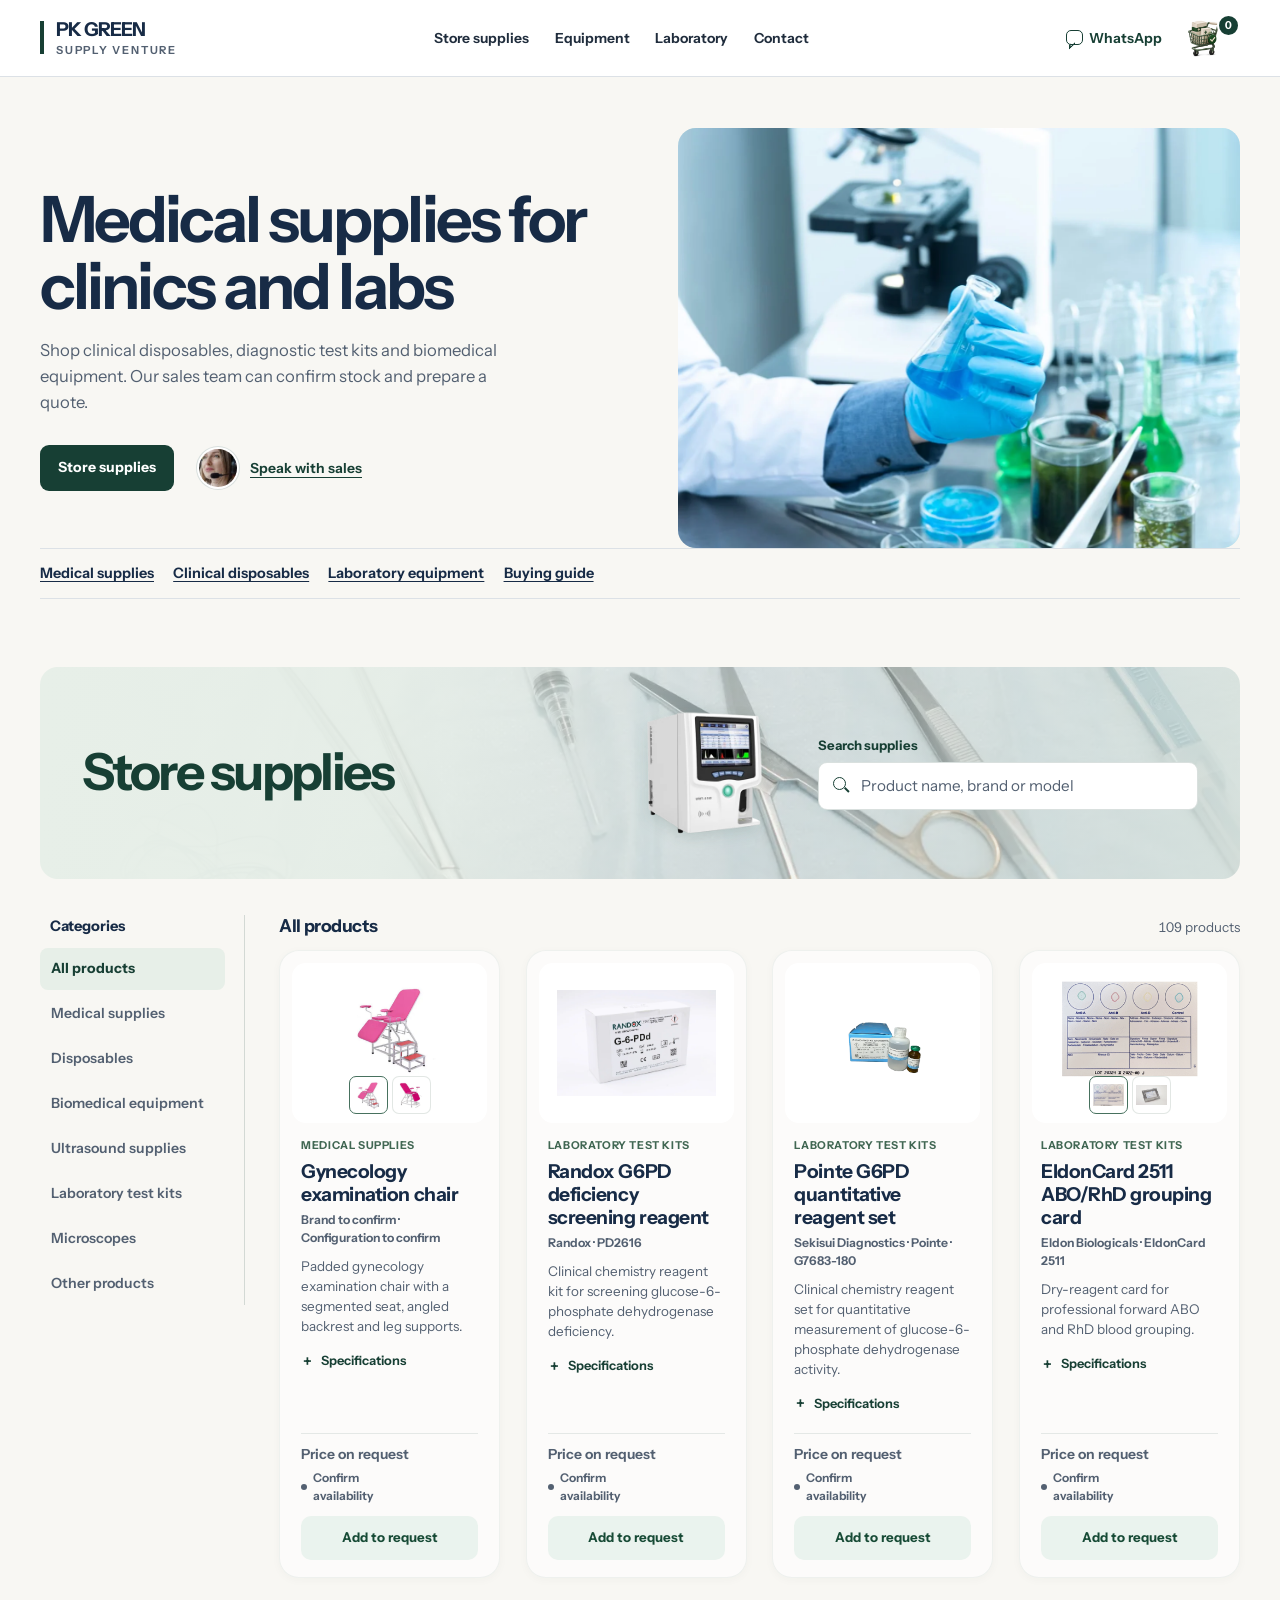
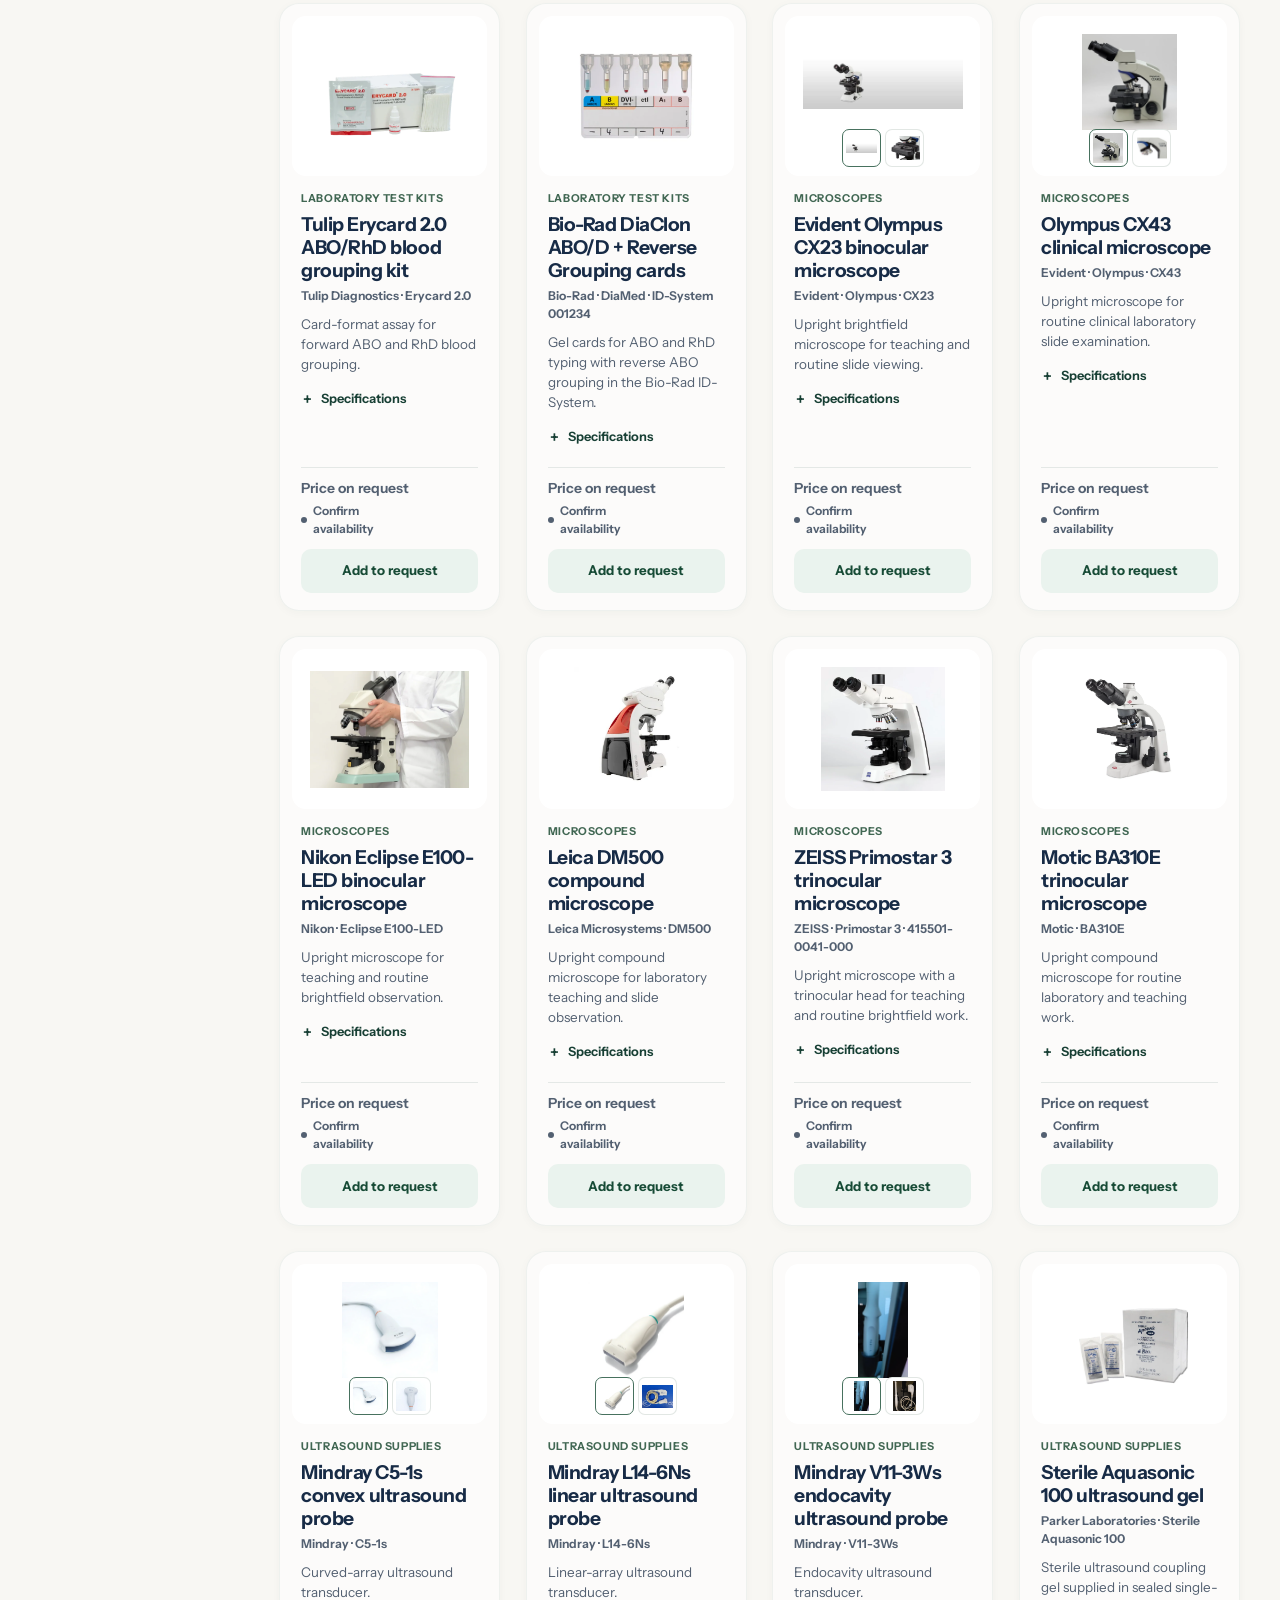
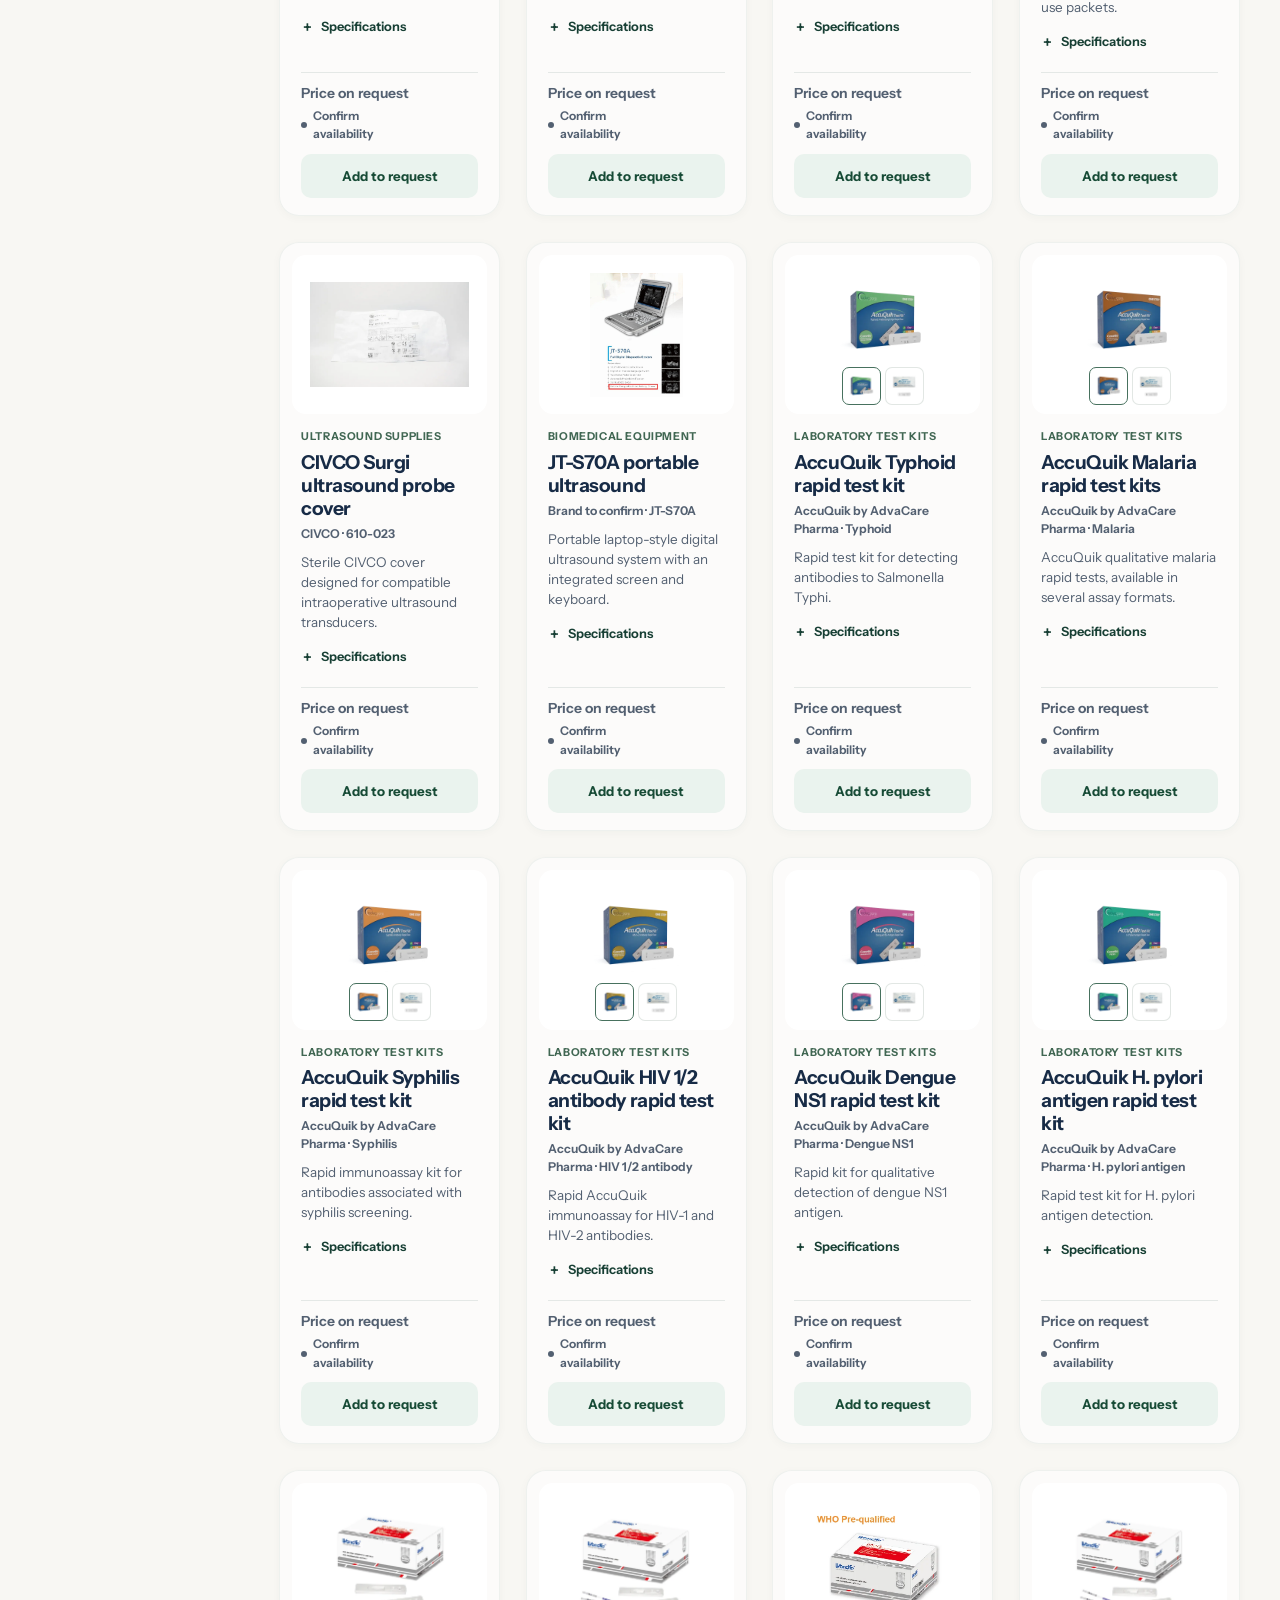
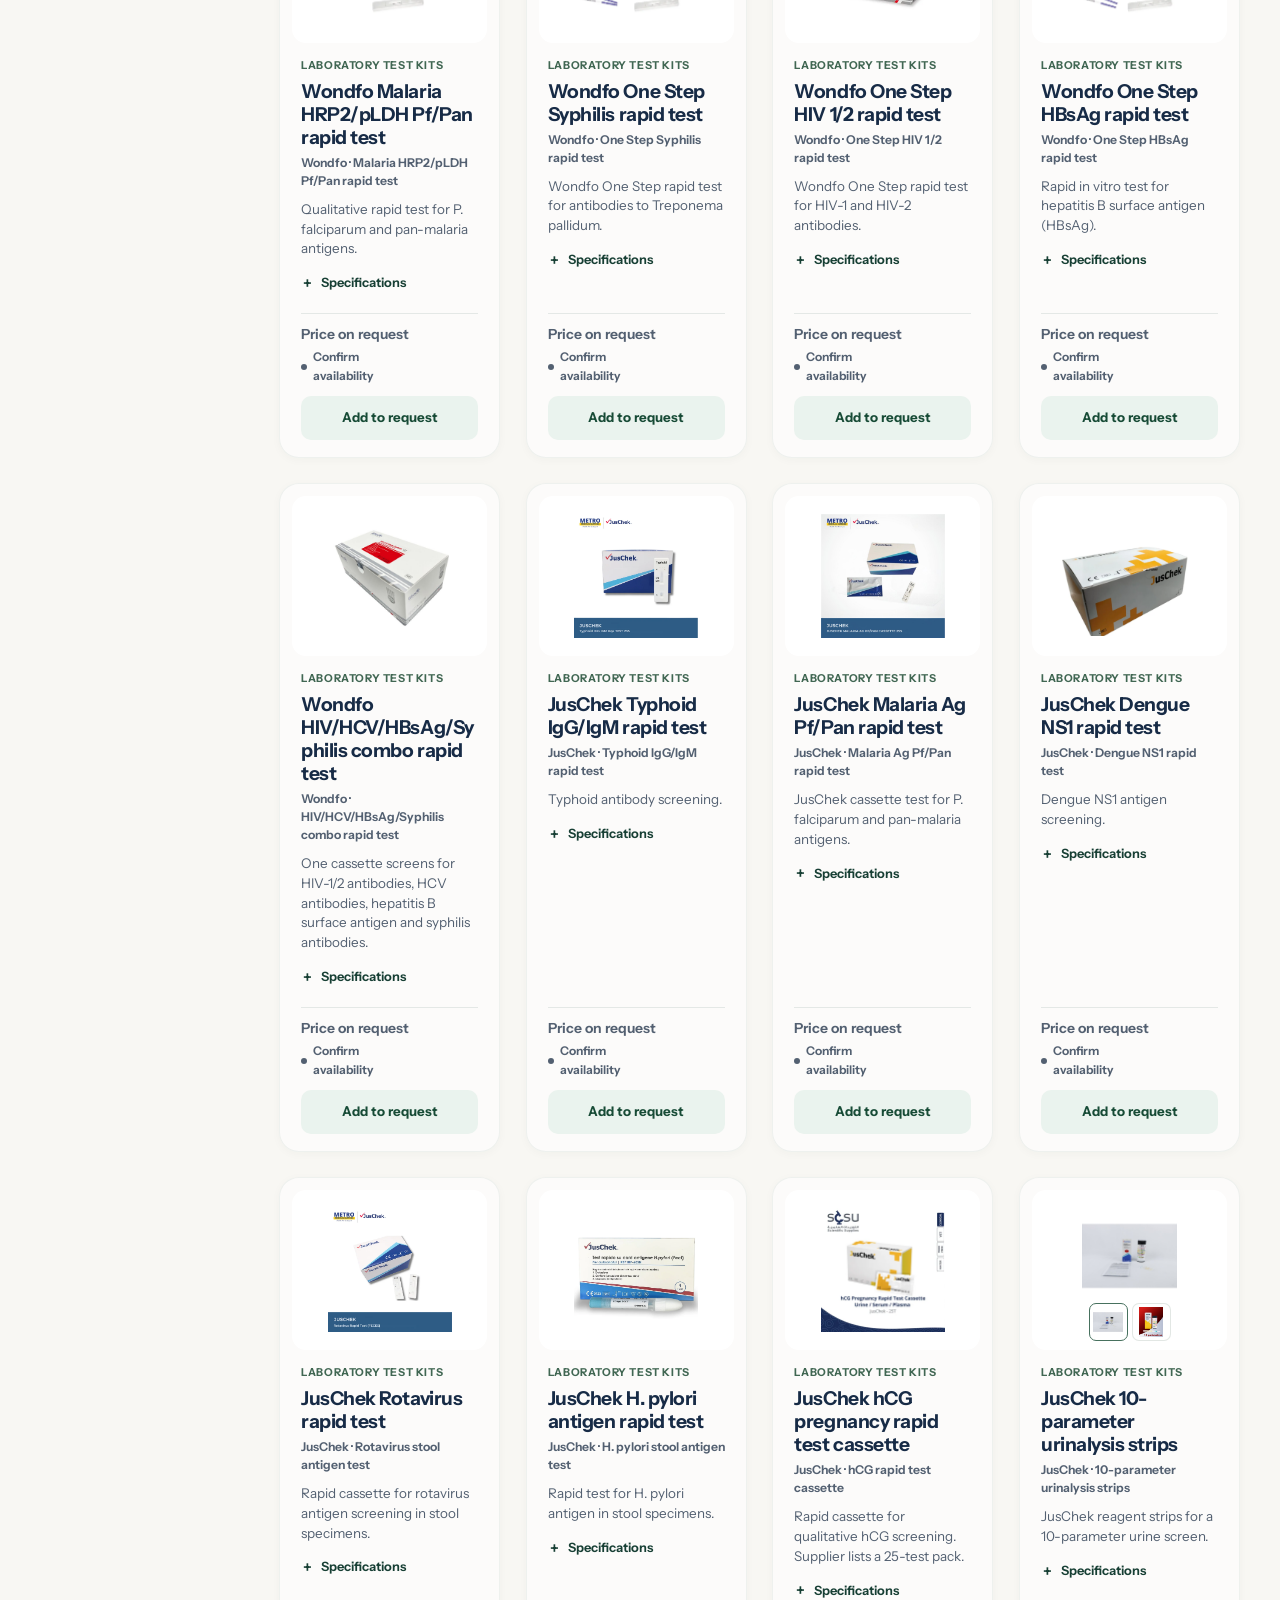
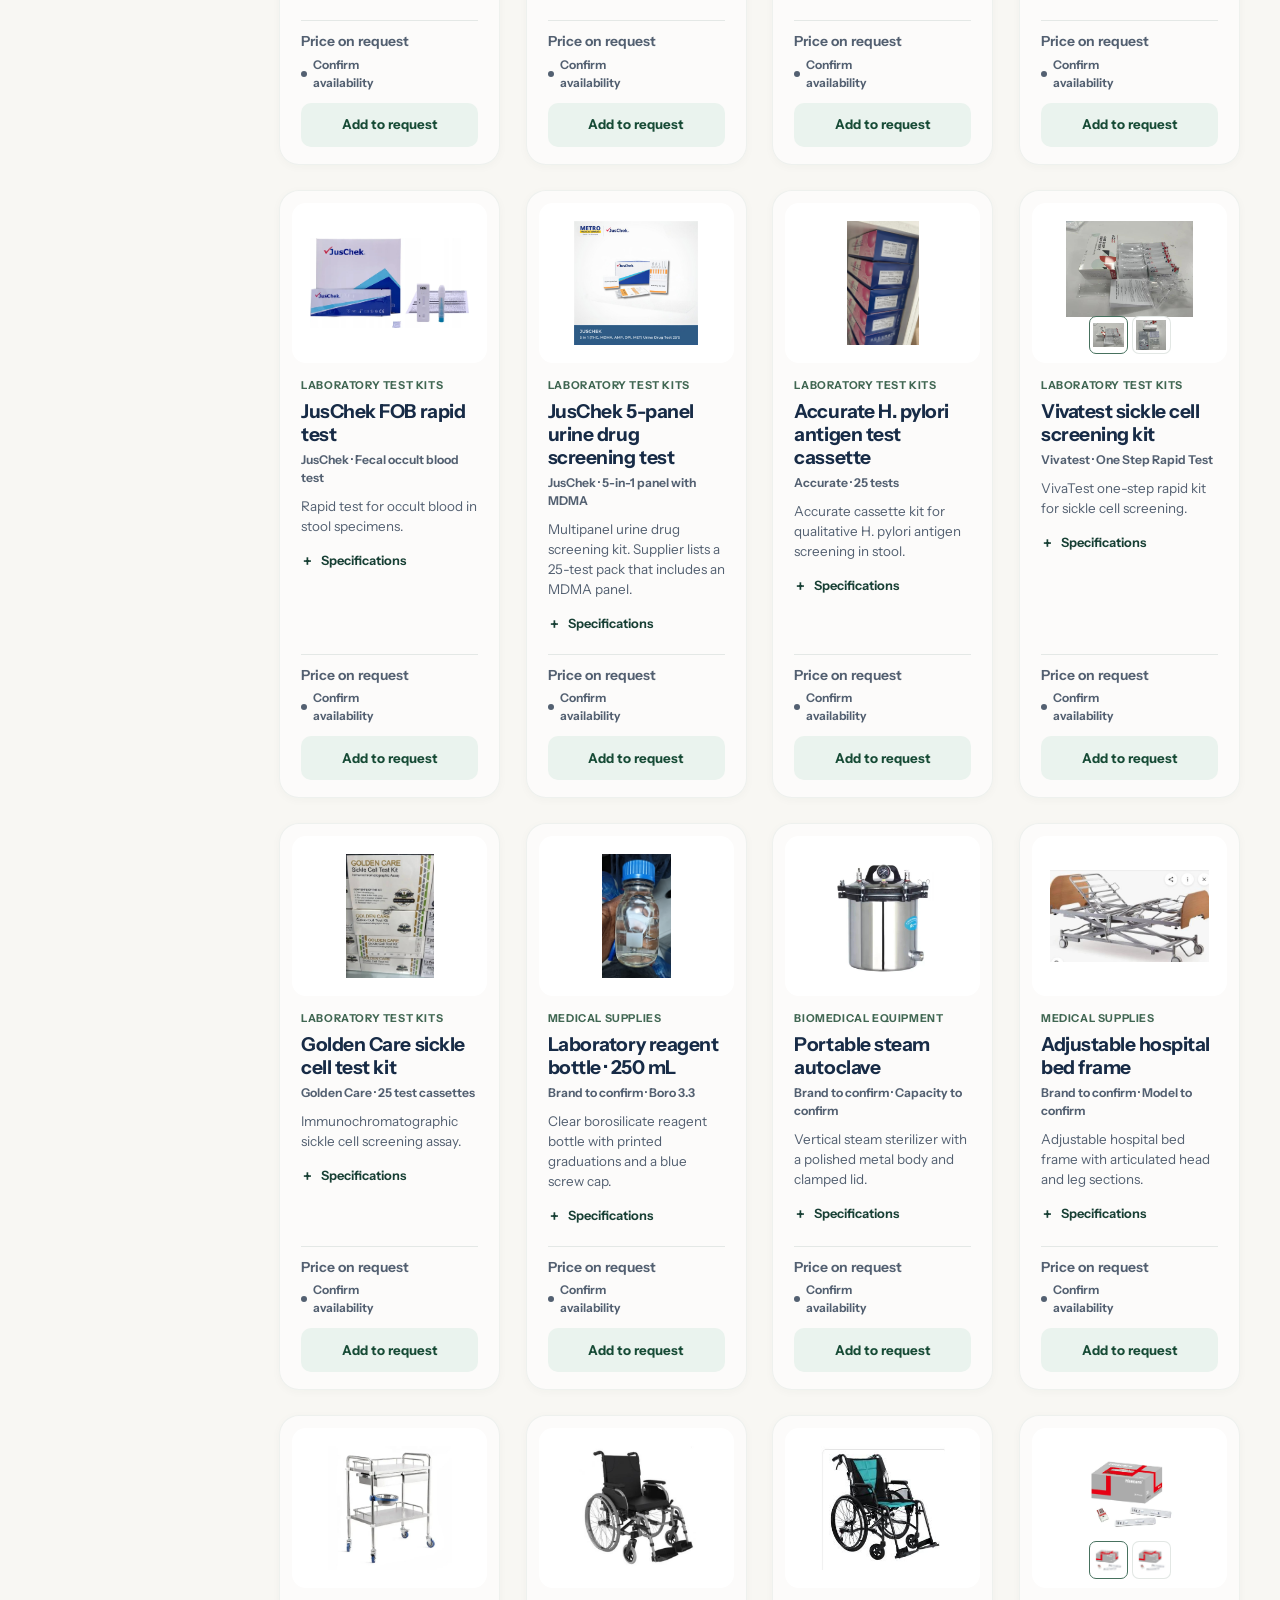
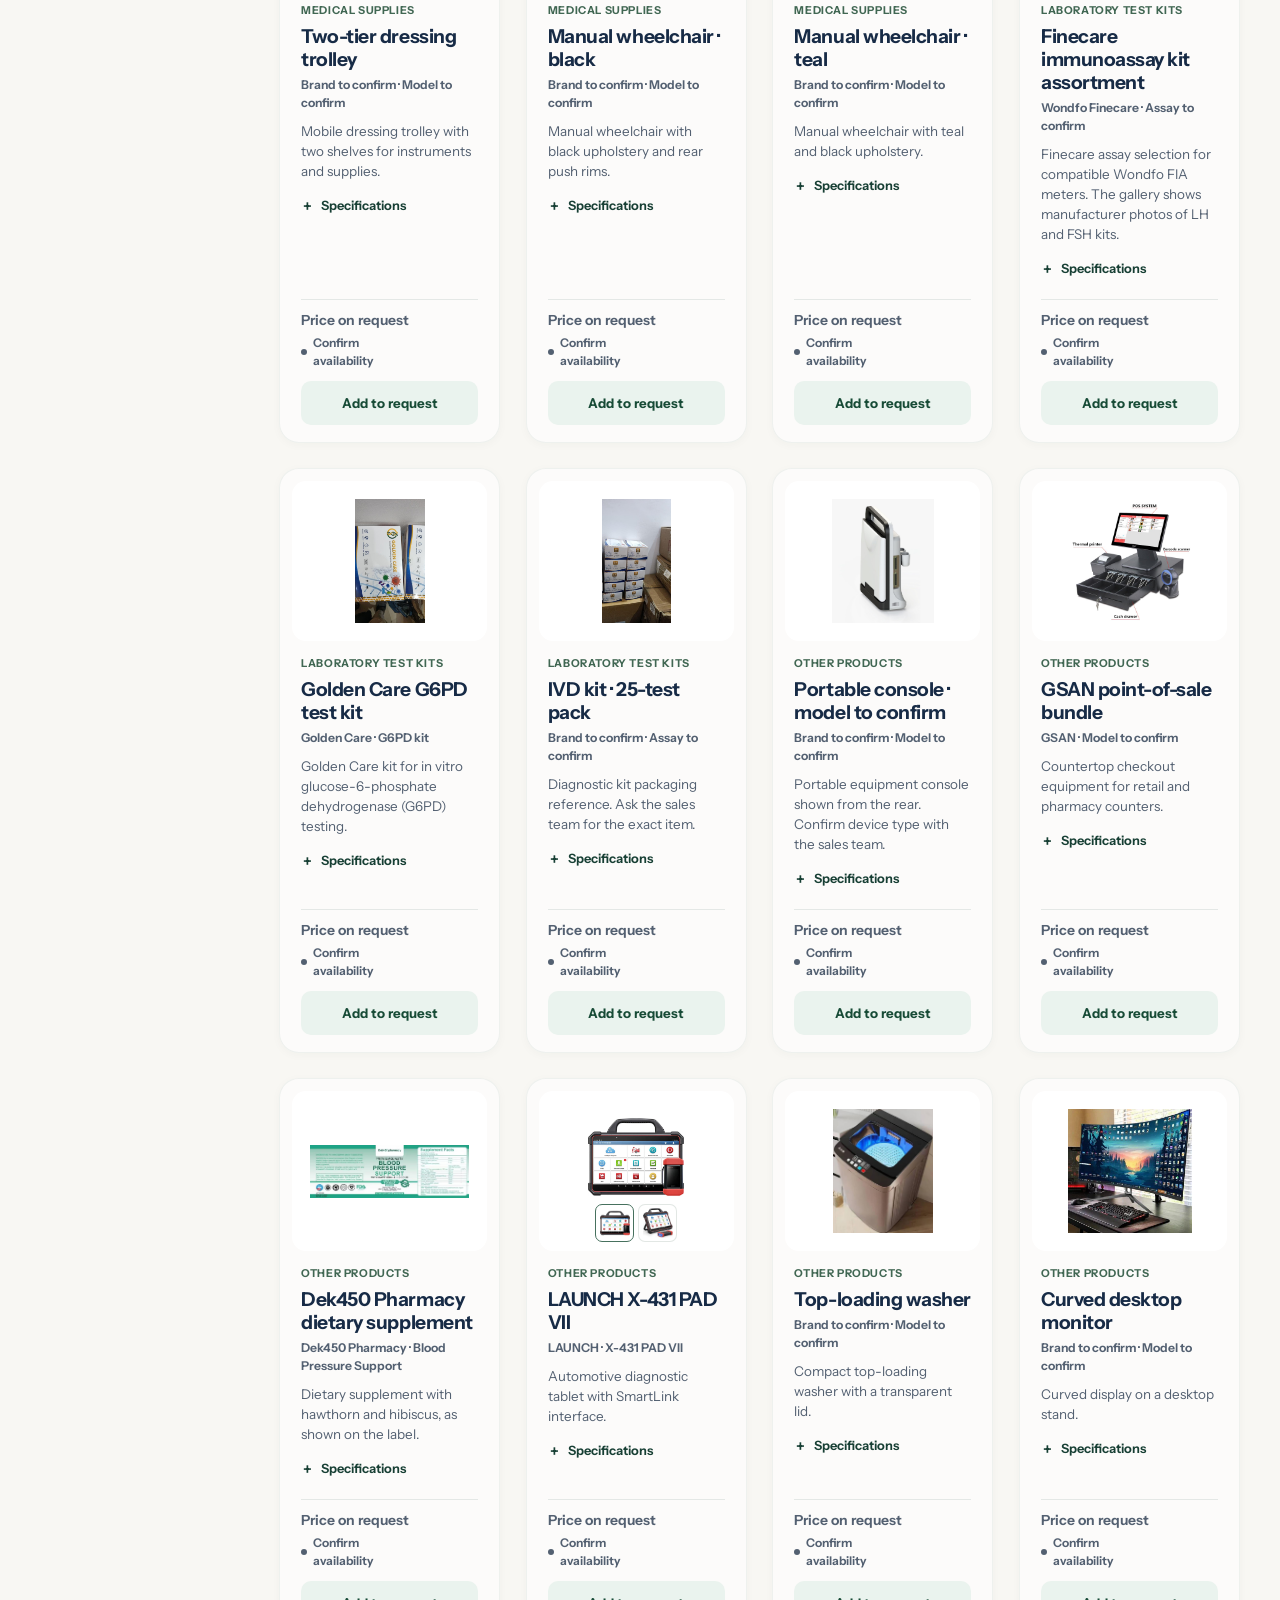
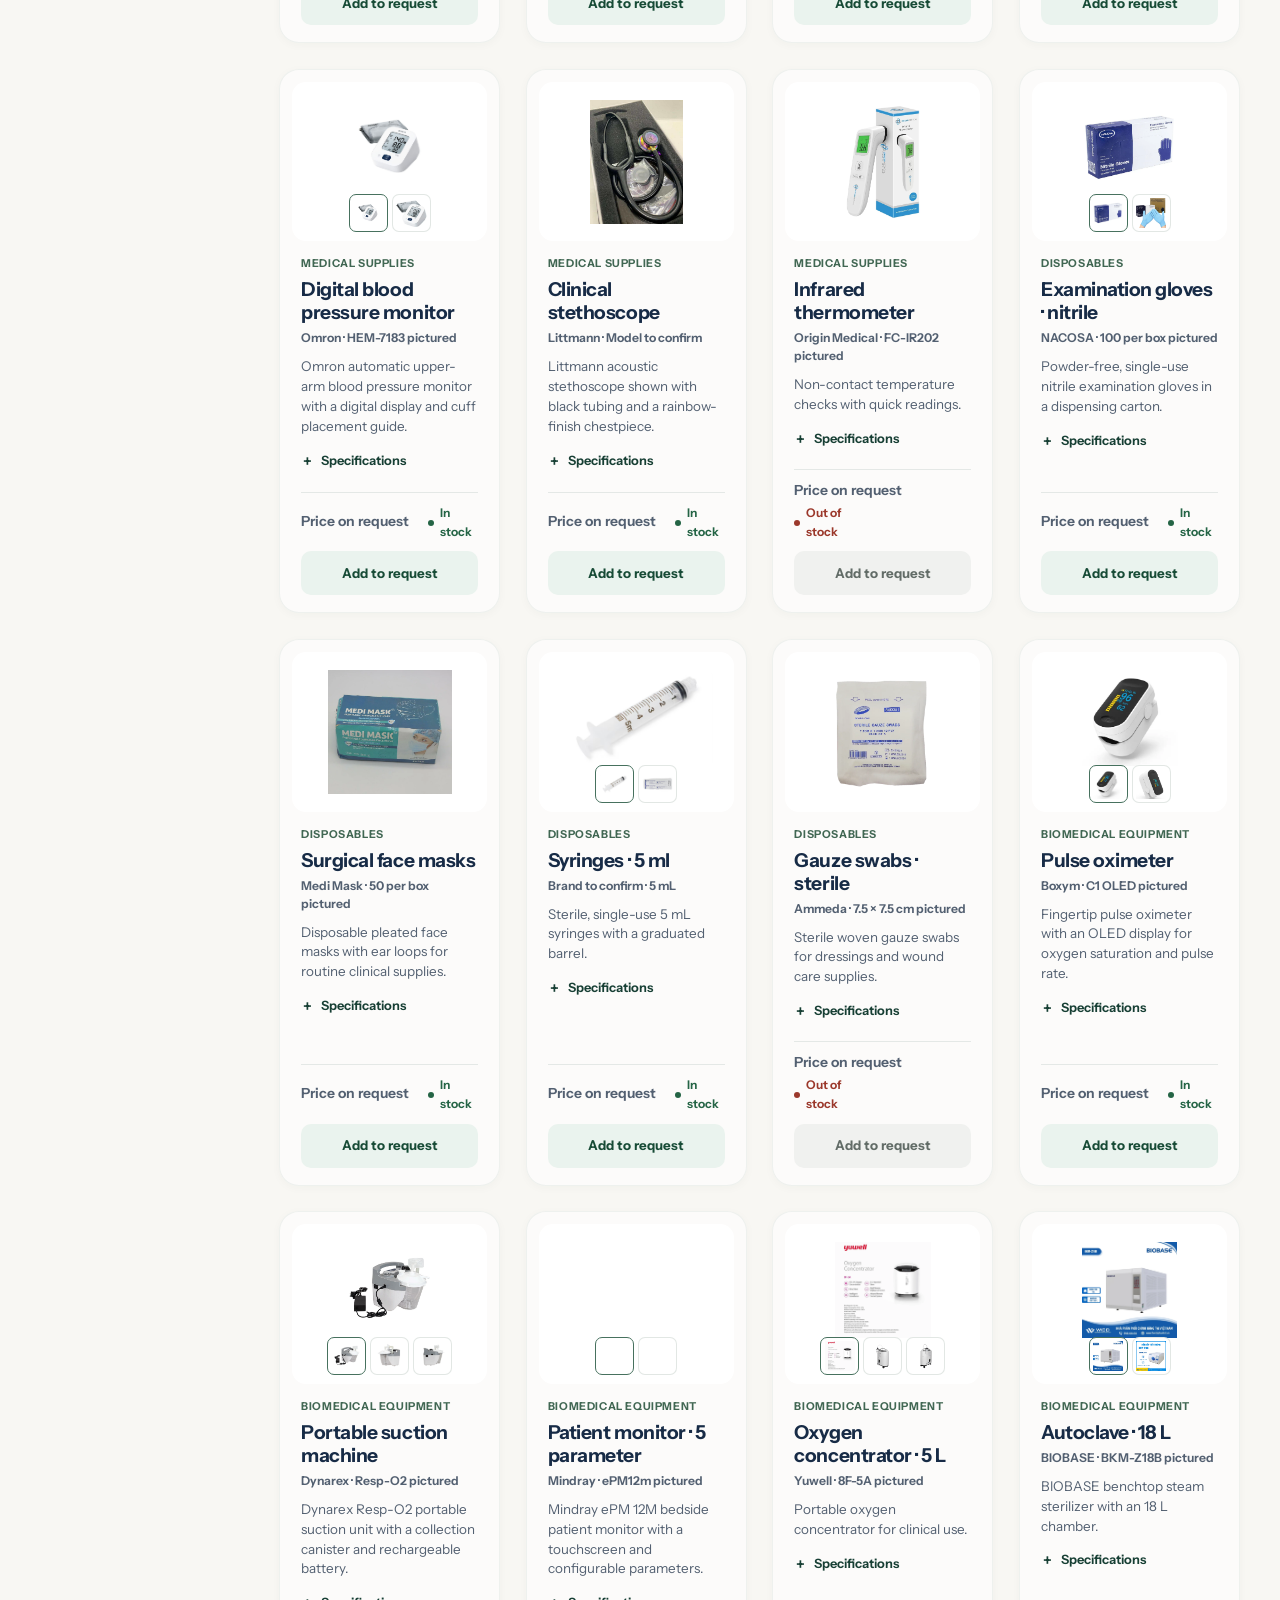
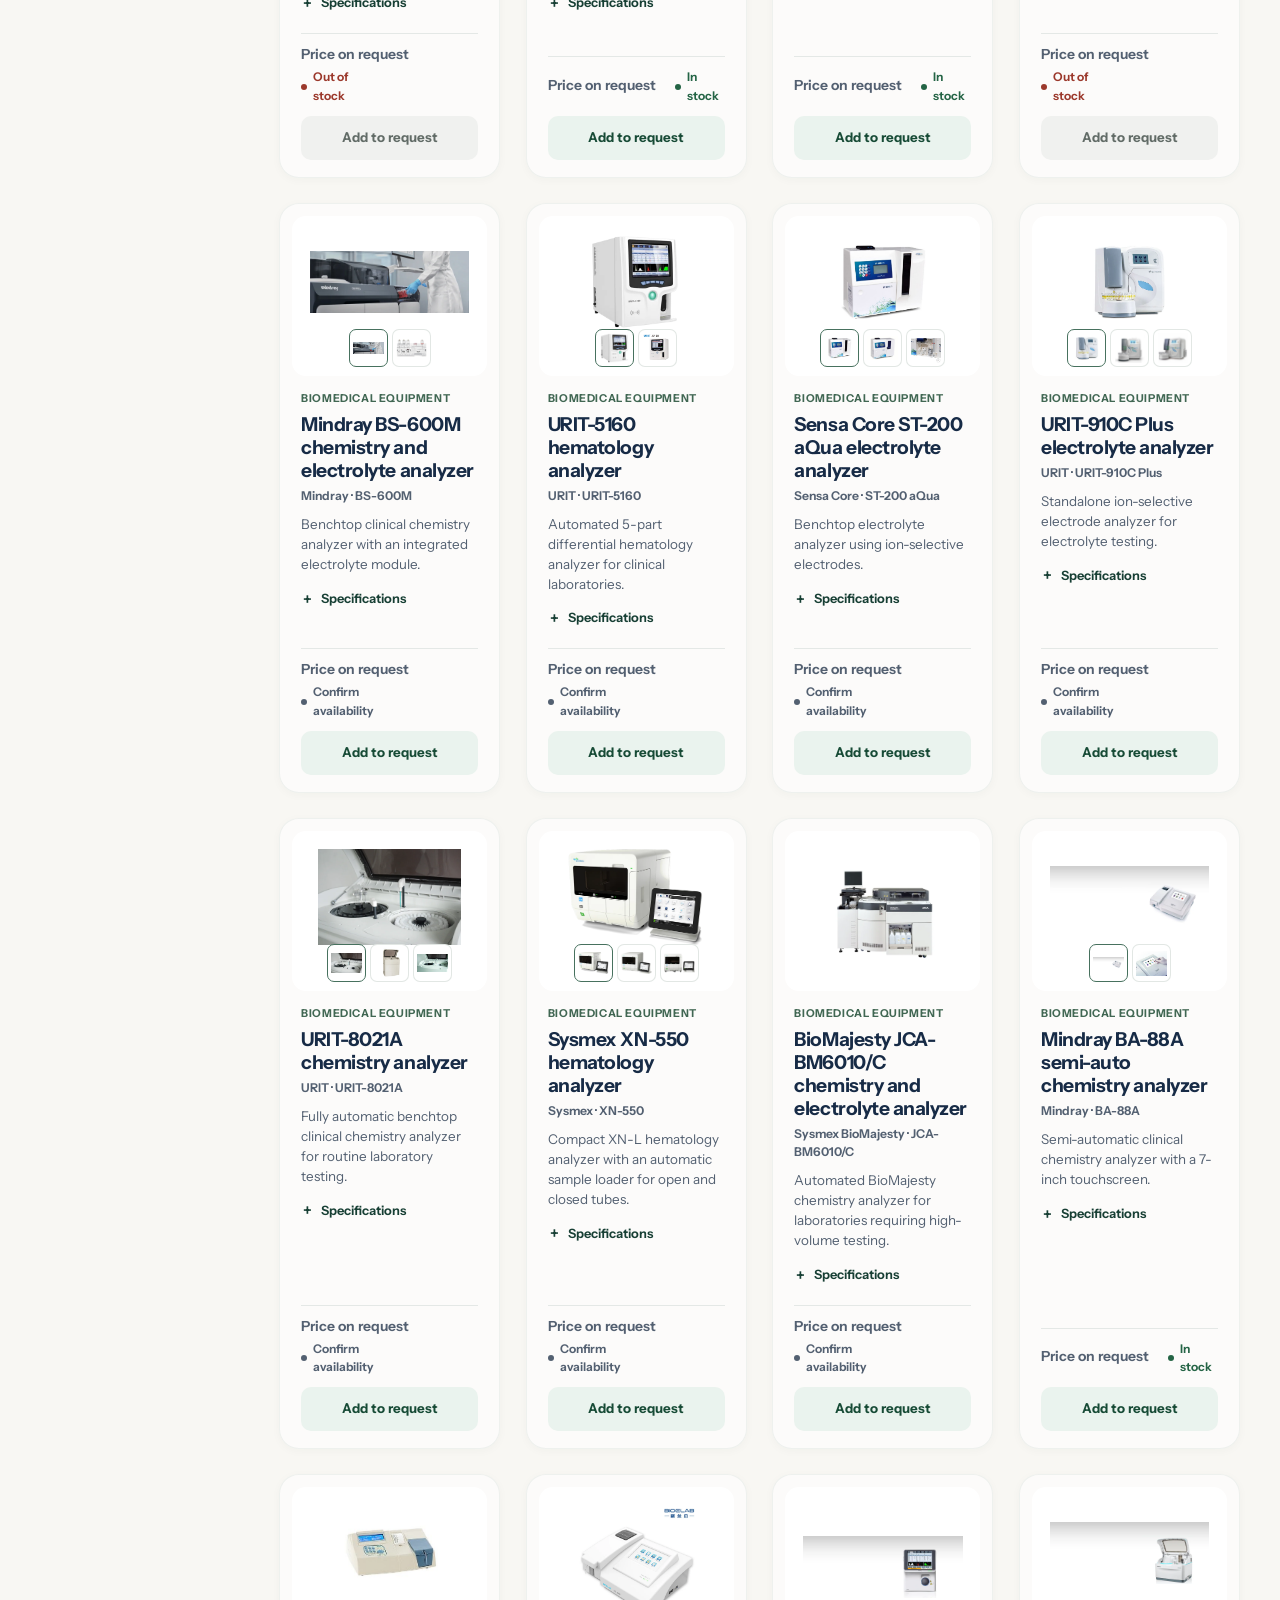
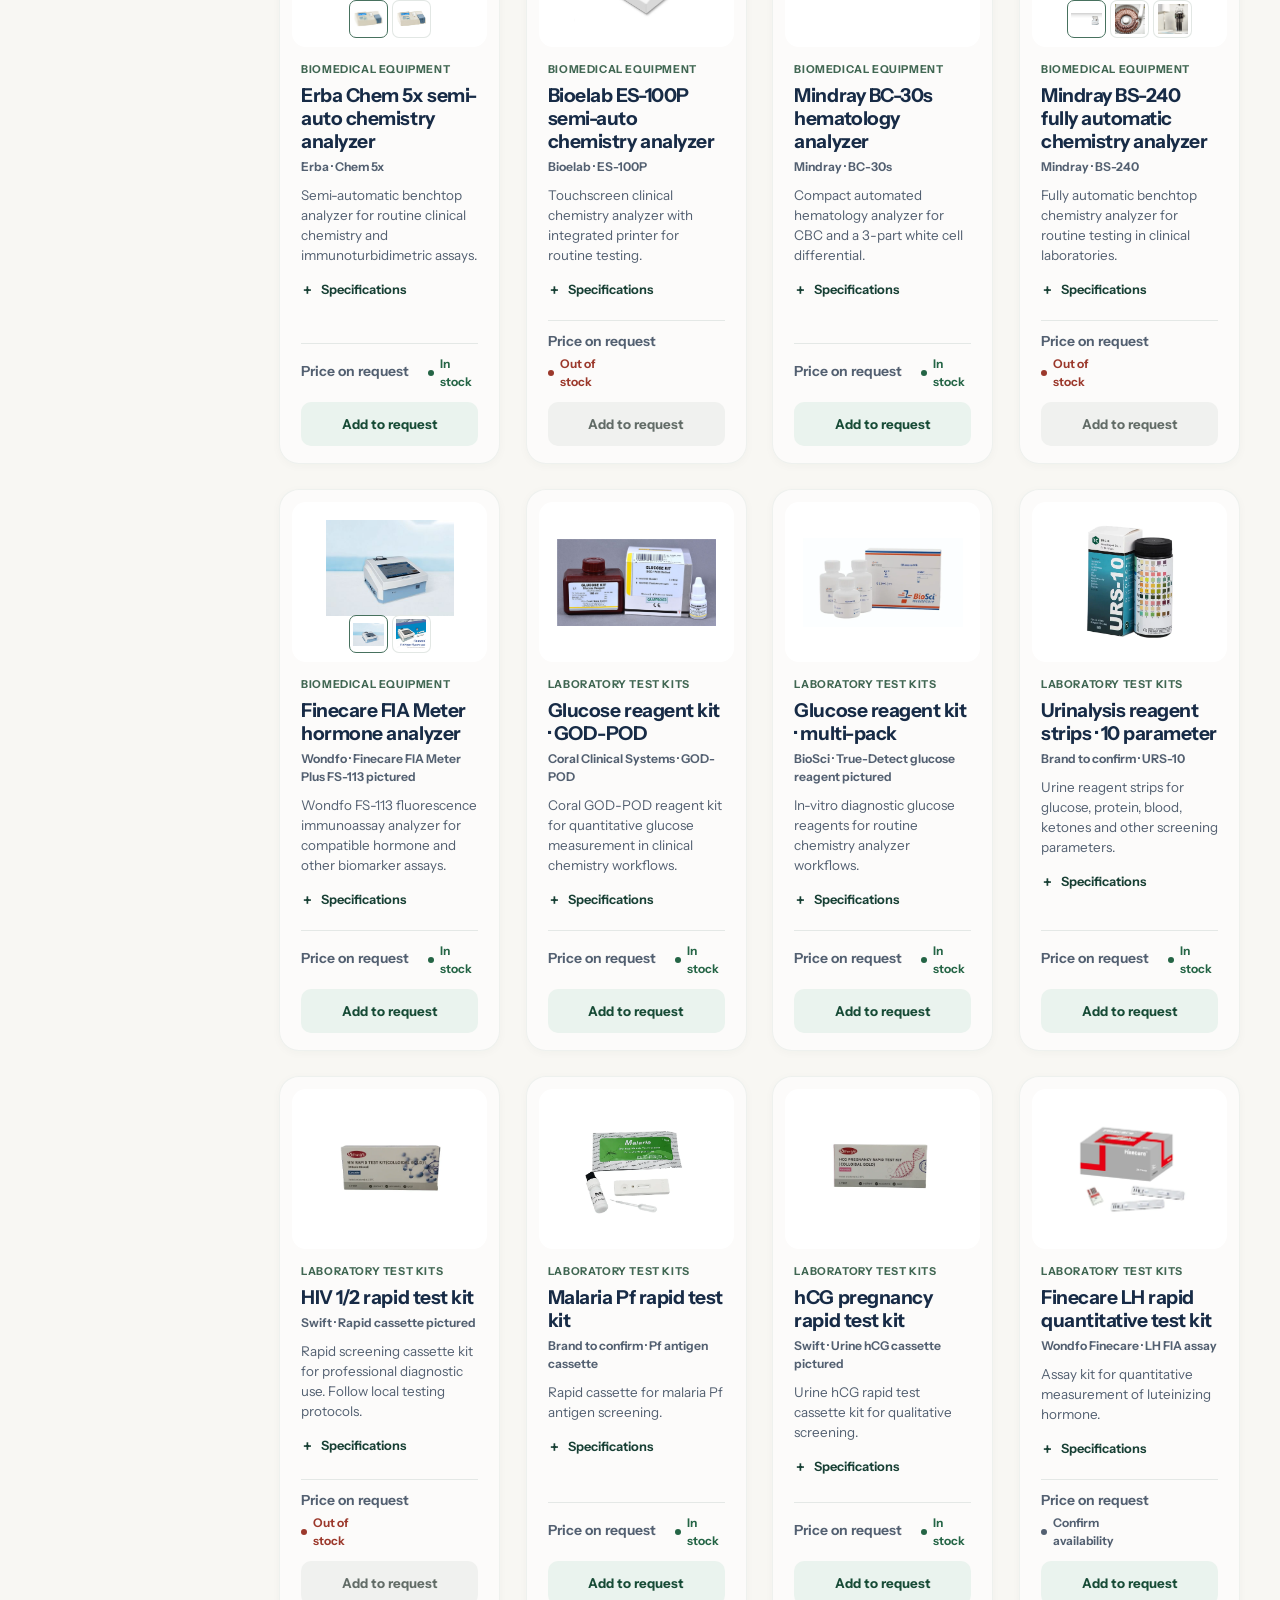
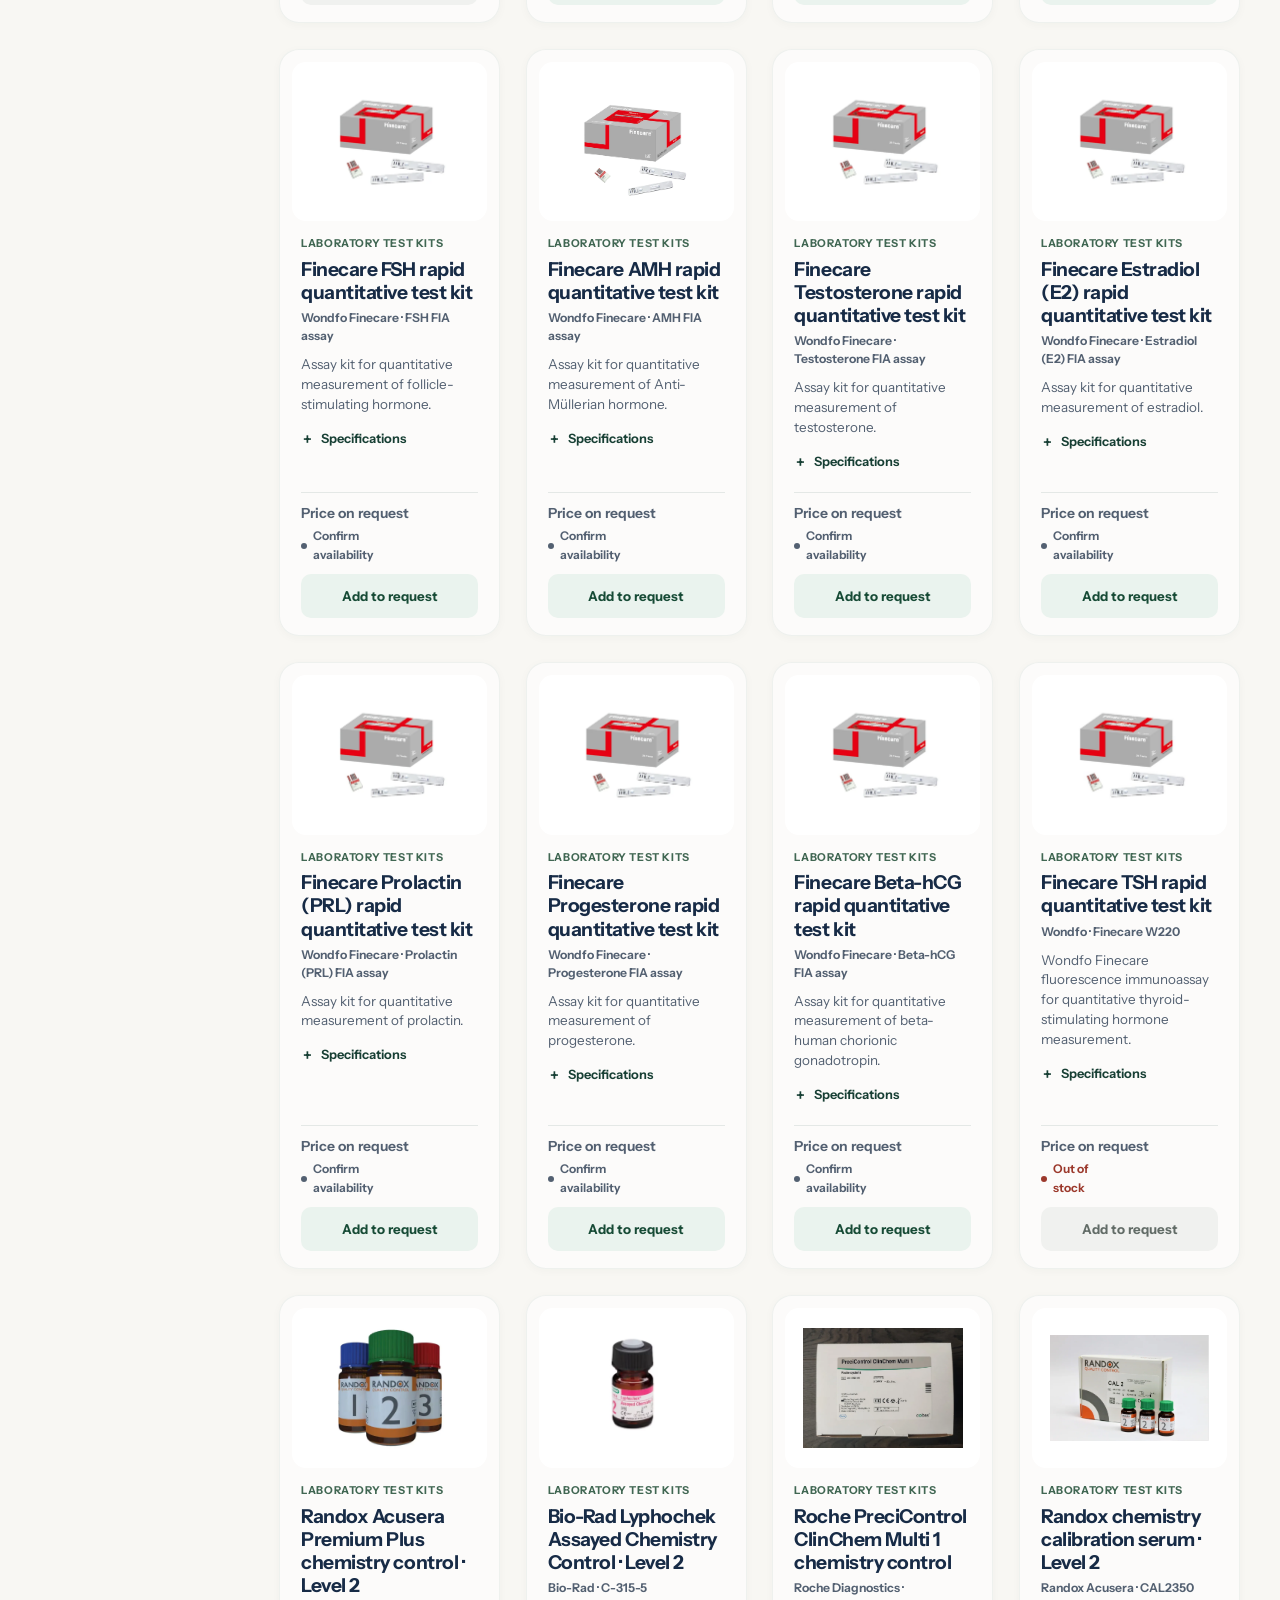
<file: index.html>
<!DOCTYPE html>
<html lang="en-GH">
<head>
<meta charset="UTF-8"><meta name="viewport" content="width=device-width, initial-scale=1">
<title>Medical Supplies in Ghana | PK Green Supply Venture</title>
<meta name="description" content="Request quotes for medical supplies, clinical disposables and biomedical equipment in Ghana. Browse the catalog or arrange pickup in Klagon, Tema.">
<meta name="robots" content="max-image-preview:large">
<meta name="google-site-verification" content="D8bcvDyk2MyGR79i-zGWBpvPuw0A3Uz0q0JvtHxRrdU">
<link rel="canonical" href="https://pkgreene.com/">
<meta property="og:type" content="website">
<meta property="og:site_name" content="PK GREEN SUPPLY VENTURE">
<meta property="og:title" content="Medical Supplies in Ghana | PK Green Supply Venture">
<meta property="og:description" content="Request quotes for medical supplies, clinical disposables and biomedical equipment in Ghana. Browse the catalog or arrange pickup in Klagon, Tema.">
<meta property="og:url" content="https://pkgreene.com/">
<meta property="og:image" content="https://images.pexels.com/photos/2280571/pexels-photo-2280571.jpeg?auto=compress&amp;fit=crop&amp;w=1600&amp;h=900">
<script type="application/ld+json">
{
  "@context": "https://schema.org",
  "@graph": [
    {
      "@type": "Organization",
      "@id": "https://pkgreene.com/#company",
      "name": "PK GREEN SUPPLY VENTURE",
      "url": "https://pkgreene.com/",
      "logo": "https://pkgreene.com/assets/brand/dek450-3d-mark.png",
      "telephone": "+233502113175",
      "address": {
        "@type": "PostalAddress",
        "streetAddress": "CB69 Cowpea Street, NDC Junction, Klagon, Lashibi",
        "addressLocality": "Tema",
        "addressRegion": "Greater Accra",
        "addressCountry": "GH"
      }
    },
    {
      "@type": "WebSite",
      "name": "PK GREEN SUPPLY VENTURE",
      "url": "https://pkgreene.com/",
      "inLanguage": "en-GH",
      "publisher": {
        "@id": "https://pkgreene.com/#company"
      }
    }
  ]
}
</script>
<link rel="preconnect" href="https://fonts.googleapis.com">
<link rel="preconnect" href="https://fonts.gstatic.com" crossorigin>
<link href="https://fonts.googleapis.com/css2?family=Instrument+Sans:wght@400..700&display=swap" rel="stylesheet">
<link rel="stylesheet" href="store-theme.css?v=open-layout-1">
<link rel="stylesheet" href="storefront.css?v=product-pricing-2">
<link rel="icon" type="image/png" href="assets/brand/dek450-3d-mark.png">
<link rel="stylesheet" href="guides.css?v=1">
</head>

<body>
<a class="skip" href="#catalog">Skip to supplies</a>
<header class="masthead">
  <div class="nav wrap">
    <a class="brand" href="#" aria-label="PK GREEN SUPPLY VENTURE home">
      <span class="wordmark">PK GREEN <span>SUPPLY VENTURE</span></span>
    </a>
    <nav class="navlinks" aria-label="Main navigation">
      <a href="#catalog" data-category-link="All">Store supplies</a>
      <a href="#catalog" data-category-link="Biomedical equipment">Equipment</a>
      <a href="#catalog" data-category-link="Laboratory test kits">Laboratory</a>
      <a href="#contact">Contact</a>
    </nav>
    <div class="navright">
      <a class="quick-contact" href="https://wa.me/233533805134" target="_blank" rel="noopener noreferrer" aria-label="WhatsApp 0533805134">
        <span class="chat-icon" aria-hidden="true"></span> WhatsApp
      </a>
      <a class="cart" id="cart" href="checkout.html" aria-label="Basket, 0 items">
        <img src="assets/brand/checkout-shopping-cart.png" width="42" height="42" alt="">
        <span id="cartCount" aria-hidden="true">0</span>
      </a>
    </div>
  </div>
</header>
<main>
  <div class="hero-frame wrap">
    <section class="hero" aria-labelledby="hero-title">
      <div class="hero-copy">
        <h1 id="hero-title">Medical supplies for clinics and labs</h1>
        <p>Shop clinical disposables, diagnostic test kits and biomedical equipment. Our sales team can confirm stock and prepare a quote.</p>
        <div class="actions">
          <a class="btn" href="#catalog" data-category-link="All">Store supplies</a>
          <a class="text-link sales-agent-link" href="#contact">
            <!-- Support portrait footage by Mikhail Nilov on Pexels, video 7682758. -->
            <picture class="sales-agent-avatar" aria-hidden="true">
              <source media="(prefers-reduced-motion: no-preference)" type="image/webp" srcset="assets/brand/sales-support-motion.webp">
              <img src="assets/brand/sales-support-poster.webp" width="96" height="96" alt="" decoding="async">
            </picture>
            <span>Speak with sales</span>
          </a>
        </div>
      </div>
      <figure class="hero-photo">
        <img src="assets/brand/laboratory-hero.webp" alt="Gloved laboratory worker with a flask beside a microscope" fetchpriority="high">
      </figure>
    </section>
  </div>
  <nav class="wrap guide-links" aria-label="Supply categories and buying guide">
    <a href="medical-supplies.html">Medical supplies</a>
    <a href="clinical-disposables.html">Clinical disposables</a>
    <a href="laboratory-equipment.html">Laboratory equipment</a>
    <a href="medical-supply-buying-guide.html">Buying guide</a>
  </nav>
  <section class="shop wrap" id="catalog" aria-labelledby="catalog-title">
    <div class="shop-heading">
      <h2 id="catalog-title">Store supplies</h2>
      <img class="store-photo" src="assets/products/urit-5160-hematology-analyzer-view-1.webp" width="298" height="300" alt="" decoding="async">
      <label class="search-field" for="search">
        <span class="search-label">Search supplies</span>
        <span class="search-control">
          <input id="search" class="search" type="search" placeholder="Product name, brand or model">
        </span>
      </label>
    </div>
    <div class="catalog-layout">
      <nav class="category-nav" aria-labelledby="categories-heading">
        <h3 id="categories-heading">Categories</h3>
        <div class="filters" role="group" aria-label="Product categories">
          <button type="button" class="filter active" data-filter="All" aria-pressed="true">All products</button>
          <button type="button" class="filter" data-filter="Medical supplies" aria-pressed="false">Medical supplies</button>
          <button type="button" class="filter" data-filter="Disposables" aria-pressed="false">Disposables</button>
          <button type="button" class="filter" data-filter="Biomedical equipment" aria-pressed="false">Biomedical equipment</button>
          <button type="button" class="filter" data-filter="Ultrasound supplies" aria-pressed="false">Ultrasound supplies</button>
          <button type="button" class="filter" data-filter="Laboratory test kits" aria-pressed="false">Laboratory test kits</button>
          <button type="button" class="filter" data-filter="Microscopes" aria-pressed="false">Microscopes</button>
          <button type="button" class="filter" data-filter="Other products" aria-pressed="false">Other products</button>
        </div>
      </nav>
      <div class="catalog-main">
        <div class="browse-results">
          <h3 id="browse-title">All products</h3>
          <p id="resultCount" role="status"></p>
        </div>
        <div id="cartNotice" class="cart-notice" role="status"></div>
        <div class="grid" id="products"></div>
      </div>
    </div>
  </section>
  <section class="contact-panel wrap" id="contact" aria-labelledby="contact-title">
    <div class="sales-card">
      <h2 id="contact-title">Talk to sales</h2>
      <p class="sales-intro">Get a quote, check stock or ask about bulk orders.</p>
      <a class="whatsapp-action" href="https://wa.me/233533805134" target="_blank" rel="noopener noreferrer">
        <span class="chat-icon" aria-hidden="true"></span>
        <span>WhatsApp</span>
        <strong>053 380 5134</strong>
      </a>
      <div class="sales-calls" role="group" aria-labelledby="call-heading">
        <p id="call-heading">Call us</p>
        <div class="call-links">
          <a href="tel:+233502113175" aria-label="Call 050 211 3175">050 211 3175</a>
          <a href="tel:+233248442602" aria-label="Call 024 844 2602">024 844 2602</a>
        </div>
      </div>
    </div>
    <section class="contact-location" id="pickup" aria-labelledby="pickup-title">
      <div class="pickup-heading">
        <span class="pickup-icon" aria-hidden="true"></span>
        <div>
          <h3 id="pickup-title">Pickup address</h3>
          <address><strong>CB69 Cowpea Street</strong><br>NDC Junction, Klagon, Lashibi, Tema</address>
        </div>
      </div>
      <figure class="pickup-map">
        <iframe title="Map of the Cowpea Street pickup area in Klagon" src="https://www.openstreetmap.org/export/embed.html?bbox=-0.0614%2C5.6600%2C-0.0478%2C5.6705&amp;layer=mapnik" loading="lazy" referrerpolicy="strict-origin-when-cross-origin"></iframe>
        <figcaption>Cowpea Street area map</figcaption>
      </figure>
      <div class="map-links">
        <a href="https://www.openstreetmap.org/#map=16/5.66525/-0.05460" target="_blank" rel="noopener noreferrer">Open area map</a>
        <a href="https://wa.me/233533805134?text=Hello%20PK%20GREEN%20SUPPLY%20VENTURE%2C%20please%20share%20the%20exact%20pickup%20pin%20for%20CB69%20Cowpea%20Street%20in%20Klagon." target="_blank" rel="noopener noreferrer">Ask for the exact pin on WhatsApp</a>
      </div>
    </section>
  </section>
</main>
<footer class="site-footer">
  <div class="wrap foot">
    <span>© <span id="year"></span> PK GREEN SUPPLY VENTURE</span>
    <span>Contact sales for quotes and availability.</span>
  </div>
</footer>

<dialog id="photoDialog" class="photo-dialog" aria-labelledby="photoTitle">
  <header>
    <h2 id="photoTitle"></h2>
    <button class="close-button" id="photoClose" type="button" aria-label="Close photo gallery" title="Close photo gallery" autofocus>
      <span aria-hidden="true">&times;</span>
    </button>
  </header>
  <div class="dialog-image"><img id="photoLarge" alt=""><span id="photoError" hidden>Photo unavailable</span></div>
  <footer><button id="photoPrevious" type="button">Previous</button><span class="dialog-caption" id="photoCaption" aria-live="polite"></span><button id="photoNext" type="button">Next</button></footer>
  <div class="dialog-links">
    <a id="photoOriginal" target="_blank" rel="noopener noreferrer">Open photo in new tab</a>
    <a id="photoSource" target="_blank" rel="noopener noreferrer" hidden>Photo source</a>
  </div>
</dialog>
<script src="catalog.js?v=quote-only-1"></script>
<script src="product-media.js?v=1"></script>
<script src="basket.js"></script>
<script src="store-service.js?v=1"></script>
<script>
let category="All";

const catalog = document.querySelector("#products");
const escapeHtml = value => String(value).replace(/[&<>"']/g, character => ({
  "&": "&amp;", "<": "&lt;", ">": "&gt;", '"': "&quot;", "'": "&#39;"
}[character]));


function renderPhotoGallery(product, name) {
  const first = product.photos[0];
  const hasViews = product.photos.length > 1;
  const thumbnails = hasViews ? product.photos.map((photo, index) =>
    '<button type="button" data-photo="' + index + '" title="' + escapeHtml(photo.label) +
    '" aria-label="' + escapeHtml(photo.label) + '" aria-pressed="' + (index === 0) +
    '"><img src="' + escapeHtml(productPhotoUrl(photo.src)) + '" alt="" loading="lazy" decoding="async">' +
    '<span class="thumb-unavailable" aria-hidden="true" hidden>–</span></button>'
  ).join("") : "";
  return '<div class="gallery-stage' + (hasViews ? ' has-views' : '') +
    '"><button type="button" class="gallery-open" data-gallery aria-label="Open photo gallery for ' +
    name + '"><img src="' + escapeHtml(productPhotoUrl(first.src)) + '" alt="' + name + ' — ' + escapeHtml(first.label) +
    '" loading="lazy" decoding="async"><span class="photo-unavailable" hidden>Photo unavailable</span></button>' +
    (hasViews ? '<div class="gallery-thumbs" role="group" aria-label="Photo views for ' + name + '">' + thumbnails + '</div>' : '') +
    '</div>';
}

const priceFormatter = new Intl.NumberFormat("en-GH", { style: "currency", currency: "GHS" });

function productCard(product, index) {
  const name = escapeHtml(product.name);
  const price = Number.isFinite(product.price)
    ? '<p class="product-price"><data value="' + product.price + '">' + priceFormatter.formatToParts(product.price)
        .map(({ type, value }) => type === "currency" ? '<span class="price-currency">' + value + '</span> ' : value)
        .join("") + '</data></p>'
    : '<p class="quote-price">Price on request</p>';
  const availability = product.stock === true ? "In stock" : product.stock === false ? "Out of stock" : "Confirm availability";
  const action = '<button class="add" type="button" ' + (product.stock === false ? 'disabled ' : '') +
    'aria-label="Add ' + name + ' to request" data-add>Add to request</button>';
  return '<article class="card" data-product="' + index + '" data-view="0">' + renderPhotoGallery(product, name) +
    '<div class="body"><span class="card-category">' + escapeHtml(product.category) + '</span><h3>' + name + '</h3><p class="brand-model">' + escapeHtml(product.brand) + ' · ' +
    escapeHtml(product.model) + '</p><p>' + escapeHtml(product.description) +
    '</p><details class="product-specs"><summary><span class="specs-icon" aria-hidden="true"></span>Specifications</summary><p>' + escapeHtml(product.specification) +
    '</p>' + (product.specificationSource ? '<p><a href="' + escapeHtml(product.specificationSource) +
      '" target="_blank" rel="noopener noreferrer">Product specifications source</a></p>' : '') +
    '</details><div class="card-footer"><div class="card-summary">' + price + '<div class="stock ' + (product.stock === true ? "in" : product.stock === false ? "out" : "") +
    '"><span class="dot" aria-hidden="true"></span>' + availability +
    '</div></div>' + action + '</div></div></article>';
}

function render() {
  const query = document.querySelector("#search").value.trim().toLowerCase();
  const items = products.map((product, index) => ({product, index})).filter(({product}) =>
    (category === "All" || product.category === category) &&
    [product.name, product.description, product.category, product.brand, product.model, product.specification]
      .join(" ").toLowerCase().includes(query));
  document.querySelector("#resultCount").textContent = items.length + (items.length === 1 ? " product" : " products");
  catalog.innerHTML = items.length ? items.map(({product, index}) => productCard(product, index)).join("")
    : '<div class="empty">No products match your search. Try another term or category.</div>';
}


const dialog = document.querySelector("#photoDialog");
const largePhoto = document.querySelector("#photoLarge");
const photoError = document.querySelector("#photoError");
const sourceLink = document.querySelector("#photoSource");
let galleryProduct;
let galleryIndex = 0;

function showPhoto(image, error, photo, name) {
  image.hidden = false;
  error.hidden = true;
  image.alt = name + " — " + photo.label;
  image.src = productPhotoUrl(photo.src);
  if (image.complete && image.naturalWidth === 0 && image.currentSrc === image.src) {
    image.hidden = true;
    error.hidden = false;
  }
}

function updateDialog() {
  const views = galleryProduct.photos;
  const photo = views[galleryIndex];
  showPhoto(largePhoto, photoError, photo, galleryProduct.name);
  document.querySelector("#photoTitle").textContent = galleryProduct.name;
  document.querySelector("#photoCaption").textContent = views.length > 1
    ? photo.label + " · " + (galleryIndex + 1) + " of " + views.length
    : photo.label;
  document.querySelector("#photoPrevious").hidden = views.length < 2;
  document.querySelector("#photoNext").hidden = views.length < 2;
  document.querySelector("#photoOriginal").href = productPhotoUrl(photo.src);
  sourceLink.hidden = !photo.source;
  if (photo.source) sourceLink.href = photo.source;
}

function moveGallery(step) {
  const count = galleryProduct.photos.length;
  if (count < 2) return;
  galleryIndex = (galleryIndex + step + count) % count;
  updateDialog();
}

document.querySelector("#photoClose").addEventListener("click", () => dialog.close());
document.querySelector("#photoPrevious").addEventListener("click", () => moveGallery(-1));
document.querySelector("#photoNext").addEventListener("click", () => moveGallery(1));
dialog.addEventListener("keydown", event => {
  if (event.key === "ArrowLeft" || event.key === "ArrowRight") {
    event.preventDefault();
    moveGallery(event.key === "ArrowLeft" ? -1 : 1);
  }
});
largePhoto.addEventListener("error", () => {
  largePhoto.hidden = true;
  photoError.hidden = false;
});

catalog.addEventListener("error", event => {
  if (event.target.matches(".gallery-open img, .gallery-thumbs img")) {
    event.target.hidden = true;
    event.target.nextElementSibling.hidden = false;
  }
}, true);

catalog.addEventListener("click", event => {
  const control = event.target.closest("[data-photo], [data-gallery]");
  if (!control) return;
  const card = control.closest("[data-product]");
  const product = products[Number(card.dataset.product)];
  if (control.hasAttribute("data-gallery")) {
    galleryProduct = product;
    galleryIndex = Number(card.dataset.view);
    updateDialog();
    dialog.showModal();
    return;
  }
  const position = Number(control.dataset.photo);
  const photo = product.photos[position];
  card.dataset.view = position;
  const image = card.querySelector(".gallery-open img");
  showPhoto(image, image.nextElementSibling, photo, product.name);
  card.querySelectorAll("[data-photo]").forEach(button =>
    button.setAttribute("aria-pressed", String(button === control)));
});
function selectCategory(value) {
  category = value;
  document.querySelector("#browse-title").textContent = value === "All" ? "All products" : value;
  document.querySelectorAll(".filter").forEach(button => {
    const selected = button.dataset.filter === category;
    button.classList.toggle("active", selected);
    button.setAttribute("aria-pressed", String(selected));
  });
  render();
}

document.querySelectorAll(".filter").forEach(button =>
  button.addEventListener("click", () => selectCategory(button.dataset.filter)));
document.querySelectorAll("[data-category-link]").forEach(link =>
  link.addEventListener("click", () => {
    document.querySelector("#search").value = "";
    selectCategory(link.dataset.categoryLink);
  }));
document.querySelector("#search").addEventListener("input", render);
const count = document.querySelector("#cartCount");
function updateBasketCount() {
  const quantity = getBasket().reduce((sum, line) => sum + line.quantity, 0);
  count.textContent = quantity;
  document.querySelector("#cart").setAttribute("aria-label", "Basket, " + quantity + (quantity === 1 ? " item" : " items"));
}
updateBasketCount();
window.addEventListener("pageshow", updateBasketCount);
catalog.addEventListener("click", event => {
  const button = event.target.closest("[data-add]:not(:disabled)");
  if (!button) return;
  const product = products[Number(button.closest("[data-product]").dataset.product)];
  const basket = getBasket();
  const line = basket.find(entry => entry.id === product.id);
  const notice = document.querySelector("#cartNotice");
  if (line?.quantity >= 999) {
    notice.textContent = "Maximum quantity for this item reached.";
    return;
  }
  if (line) line.quantity++;
  else basket.push({id: product.id, quantity: 1});
  if (!saveBasket(basket)) {
    location.href = "checkout.html?" + new URLSearchParams({item:product.id});
    return;
  }
  updateBasketCount();
  notice.replaceChildren(document.createTextNode(product.name + " added. "));
  const checkoutLink = document.createElement("a");
  checkoutLink.href = "checkout.html";
  checkoutLink.textContent = "Open checkout";
  notice.append(checkoutLink);
  const oldText = button.textContent;
  button.textContent = "Added";
  window.setTimeout(() => { button.textContent = oldText; }, 900);
});
document.querySelector("#year").textContent = new Date().getFullYear();
const requestedCategory = new URLSearchParams(location.search).get("category");
const categoryNames = Array.from(document.querySelectorAll(".filter"), button => button.dataset.filter);
selectCategory(categoryNames.includes(requestedCategory) ? requestedCategory : "All");
dek450CatalogReady.then(loaded => {
  if (!loaded) return;
  updateBasketCount();
  render();
});
</script></body></html>
</file>
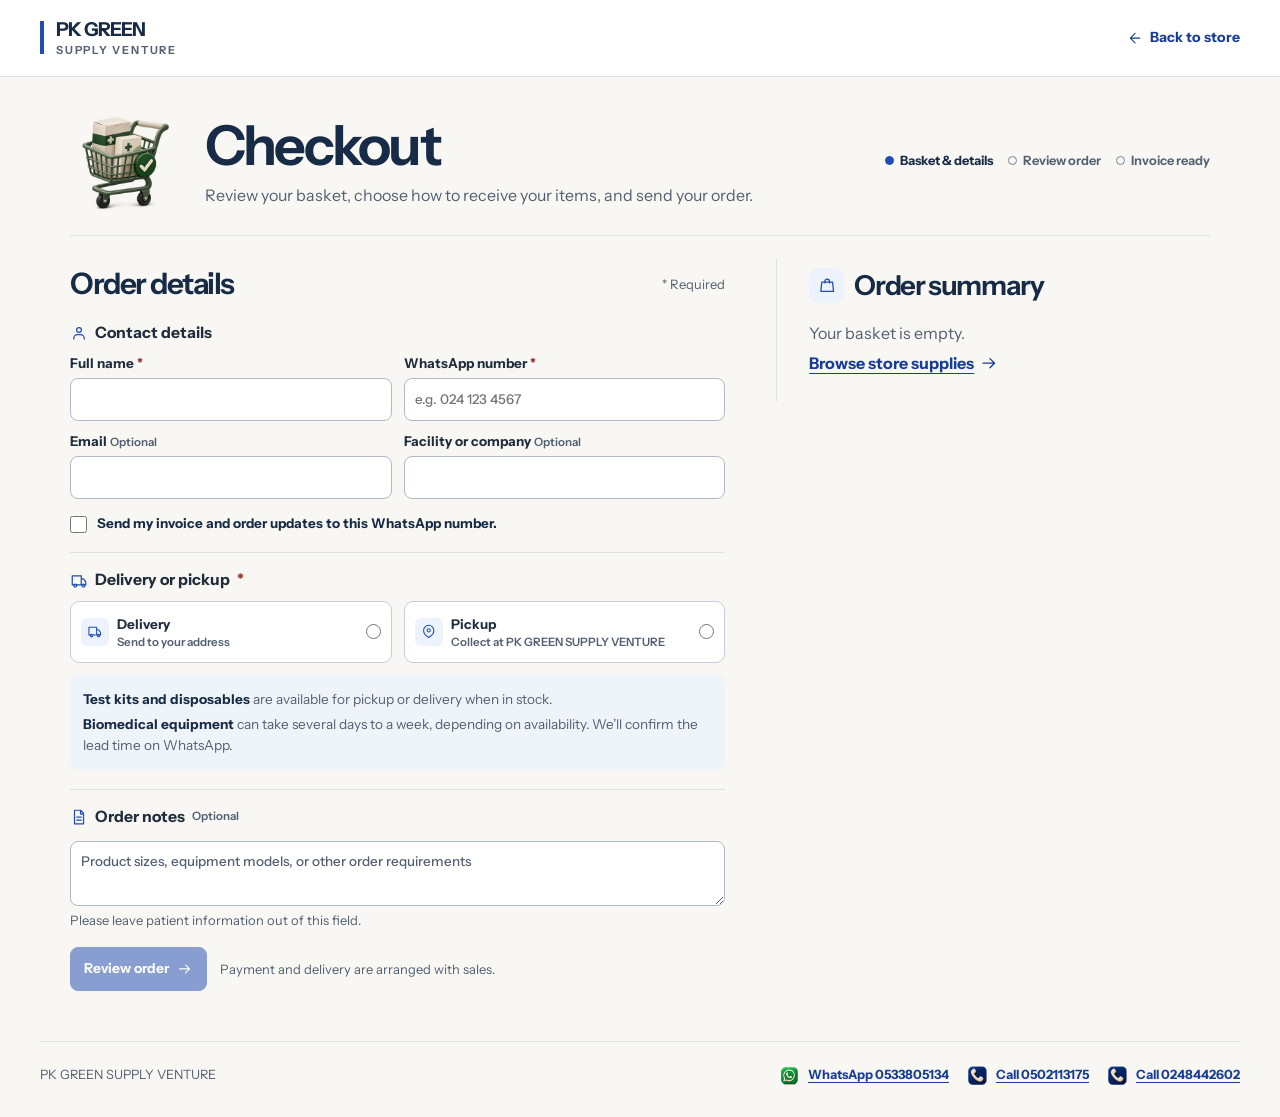
<file: checkout.html>
<!doctype html>
<html lang="en">
<head>
  <meta charset="utf-8">
  <meta name="viewport" content="width=device-width, initial-scale=1">
  <title>Checkout | PK GREEN SUPPLY VENTURE</title>
  <meta name="robots" content="noindex, follow">
  <link rel="icon" type="image/png" href="assets/brand/dek450-3d-mark.png">
  <link rel="preconnect" href="https://fonts.googleapis.com">
  <link rel="preconnect" href="https://fonts.gstatic.com" crossorigin>
  <link href="https://fonts.googleapis.com/css2?family=Instrument+Sans:wght@400..700&display=swap" rel="stylesheet">
  <link rel="stylesheet" href="store-theme.css?v=open-layout-1">
  <link rel="stylesheet" href="checkout.css?v=sales-contact-1">
</head>
<body>
<svg class="sprite" xmlns="http://www.w3.org/2000/svg" aria-hidden="true" focusable="false">
  <symbol id="co-back" viewBox="0 0 24 24"><path d="m12 19-7-7 7-7M5 12h14"/></symbol>
  <symbol id="co-bag" viewBox="0 0 24 24"><path d="M5 8h14l1.3 12H3.7L5 8ZM9 9V7a3 3 0 0 1 6 0v2"/></symbol>
  <symbol id="co-user" viewBox="0 0 24 24"><circle cx="12" cy="8" r="3.2"/><path d="M5 20v-1a5 5 0 0 1 5-5h4a5 5 0 0 1 5 5v1"/></symbol>
  <symbol id="co-truck" viewBox="0 0 24 24"><path d="M3 5h12v12H3zM15 9h3l3 4v4h-6"/><circle cx="7" cy="18" r="2"/><circle cx="18" cy="18" r="2"/></symbol>
  <symbol id="co-pin" viewBox="0 0 24 24"><path d="M20 10c0 6-8 11-8 11S4 16 4 10a8 8 0 1 1 16 0Z"/><circle cx="12" cy="10" r="2.5"/></symbol>
  <symbol id="co-note" viewBox="0 0 24 24"><path d="M6 3h8l4 4v14H6zM14 3v5h4M9 12h6M9 16h6"/></symbol>
  <symbol id="co-arrow" viewBox="0 0 24 24"><path d="M4 12h15m-6-6 6 6-6 6"/></symbol>
  <symbol id="co-info" viewBox="0 0 24 24"><circle cx="12" cy="12" r="9"/><path d="M12 11v5m0-8h.01"/></symbol>
  <symbol id="co-check" viewBox="0 0 24 24"><path d="m5 12 4.5 4.5L19 7"/></symbol>
  <symbol id="co-phone" viewBox="0 0 24 24"><path d="M7 3h3l1 5-2 1a13 13 0 0 0 6 6l1-2 5 1v3a3 3 0 0 1-3 3C10 20 4 14 4 6a3 3 0 0 1 3-3Z"/></symbol>
  <symbol id="co-minus" viewBox="0 0 24 24"><path d="M6 12h12"/></symbol>
  <symbol id="co-plus" viewBox="0 0 24 24"><path d="M6 12h12M12 6v12"/></symbol>
  <symbol id="co-trash" viewBox="0 0 24 24"><path d="M4 7h16M9 7V4h6v3m3 0-1 13H7L6 7m4 4v5m4-5v5"/></symbol>
</svg>
<header class="site-header">
  <nav class="wrap topbar" aria-label="Checkout navigation">
    <a href="index.html" class="brand" aria-label="PK GREEN SUPPLY VENTURE home">
      <span class="wordmark">PK GREEN <span>SUPPLY VENTURE</span></span>
    </a>
    <a class="nav-link" href="index.html#catalog"><svg class="icon" aria-hidden="true" focusable="false"><use href="#co-back"></use></svg><span>Back to store</span></a>
  </nav>
</header>
<main class="wrap checkout">
  <div class="heading">
    <div class="checkout-heading">
      <img class="checkout-art" src="assets/brand/checkout-shopping-cart.png" width="176" height="176" alt="">
      <div>
        <h1>Checkout</h1>
        <p>Review your basket, choose how to receive your items, and send your order.</p>
      </div>
    </div>
    <ol class="progress" aria-label="Checkout progress">
      <li id="step-details" aria-current="step">Basket &amp; details</li>
      <li id="step-review">Review order</li>
      <li id="step-sent">Invoice ready</li>
    </ol>
  </div>

  <div class="layout">
    <aside id="basketPanel" class="panel basket" aria-labelledby="basketHeading">
      <div class="basket-title"><span class="basket-icon"><svg class="icon" aria-hidden="true" focusable="false"><use href="#co-bag"></use></svg></span><h2 id="basketHeading">Order summary</h2><span class="basket-count" id="basketCount" hidden></span></div>
      <p id="basketLoading" class="empty-basket">Loading your basket…</p>
      <div id="emptyBasket" class="empty-basket" hidden>
        <p>Your basket is empty.</p><a href="index.html#catalog">Browse store supplies <svg class="icon" aria-hidden="true" focusable="false"><use href="#co-arrow"></use></svg></a>
      </div>
      <div id="lines"></div>
      <p class="summary-note" id="basketNote" hidden><svg class="icon" aria-hidden="true" focusable="false"><use href="#co-info"></use></svg><span>Sales will send you a quote and confirm availability.</span></p>
      <p class="status" id="basketStatus" role="status"></p>
    </aside>

    <div class="checkout-content">
      <form class="panel form-panel" id="checkoutForm" method="post" aria-labelledby="detailsHeading">
        <div class="panel-heading"><h2 id="detailsHeading" tabindex="-1">Order details</h2><span class="hint">* Required</span></div>
        <fieldset>
          <legend><span><svg class="icon" aria-hidden="true" focusable="false"><use href="#co-user"></use></svg> Contact details</span></legend>
          <div class="fields">
            <label>Full name <span class="required">*</span><input name="name" autocomplete="name" maxlength="100" required></label>
            <label>WhatsApp number <span class="required">*</span><input name="phone" type="tel" inputmode="tel" autocomplete="tel" maxlength="25" placeholder="e.g. 024 123 4567" required></label>
            <label>Email <small>Optional</small><input name="email" type="email" autocomplete="email" maxlength="120"></label>
            <label>Facility or company <small>Optional</small><input name="company" autocomplete="organization" maxlength="120"></label>
          </div>
          <label class="whatsapp-permission"><input name="whatsappOptIn" type="checkbox" required><span>Send my invoice and order updates to this WhatsApp number.</span></label>
        </fieldset>

        <fieldset class="separated">
          <legend><span><svg class="icon" aria-hidden="true" focusable="false"><use href="#co-truck"></use></svg> Delivery or pickup <span class="required">*</span></span></legend>
          <div class="method-options">
            <label class="method-option">
              <input type="radio" name="method" value="delivery" required>
              <span class="method-icon"><svg class="icon" aria-hidden="true" focusable="false"><use href="#co-truck"></use></svg></span>
              <span><strong>Delivery</strong><small>Send to your address</small></span>
            </label>
            <label class="method-option">
              <input type="radio" name="method" value="pickup" required>
              <span class="method-icon"><svg class="icon" aria-hidden="true" focusable="false"><use href="#co-pin"></use></svg></span>
              <span><strong>Pickup</strong><small>Collect at PK GREEN SUPPLY VENTURE</small></span>
            </label>
          </div>
          <div class="fulfilment-note">
            <p><strong>Test kits and disposables</strong> are available for pickup or delivery when in stock.</p>
            <p><strong>Biomedical equipment</strong> can take several days to a week, depending on availability. We’ll confirm the lead time on WhatsApp.</p>
          </div>
          <div id="pickupNote" class="pickup-note" hidden>
            <svg class="icon" aria-hidden="true" focusable="false"><use href="#co-pin"></use></svg><div><strong>PK GREEN SUPPLY VENTURE</strong>
            <p>CB69 Cowpea Street, NDC Junction<br>Klagon, Lashibi, Tema</p>
            <a href="index.html#pickup">View pickup address and area map</a>
            <small>Sales will confirm your pickup time and can share the exact pin.</small></div>
          </div>
          <div class="fields delivery-fields" id="deliveryFields" hidden>
            <label>Region <span class="required">*</span><input name="region" autocomplete="address-level1" maxlength="100" required disabled></label>
            <label>Town or city <span class="required">*</span><input name="city" autocomplete="address-level2" maxlength="100" required disabled></label>
            <label class="full">Street address or GhanaPost GPS address <span class="required">*</span><input name="address" autocomplete="street-address" maxlength="180" required disabled></label>
            <label class="full">Landmark or delivery instructions <small>Optional</small><textarea name="directions" maxlength="350" rows="2"></textarea></label>
          </div>
        </fieldset>

        <fieldset class="separated">
          <legend><span><svg class="icon" aria-hidden="true" focusable="false"><use href="#co-note"></use></svg> Order notes <small>Optional</small></span></legend>
          <label><span class="sr-only">Order notes</span><textarea name="notes" maxlength="500" rows="2" placeholder="Product sizes, equipment models, or other order requirements" aria-describedby="notesHint"></textarea></label>
          <p id="notesHint" class="hint notes-hint">Please leave patient information out of this field.</p>
        </fieldset>

        <div class="form-actions">
          <button type="submit" class="button primary" id="reviewButton" disabled>Review order <svg class="icon" aria-hidden="true" focusable="false"><use href="#co-arrow"></use></svg></button>
          <p class="hint">Payment and delivery are arranged with sales.</p>
        </div>
      </form>

      <section id="review" class="panel review-panel" aria-labelledby="reviewHeading" hidden>
        <div class="panel-heading"><h2 id="reviewHeading" tabindex="-1">Review your request</h2></div>
        <p class="review-intro">Check the items in your basket, your WhatsApp number and your fulfilment details before sending.</p>
        <dl class="review-details" id="reviewDetails"></dl>
        <button class="text-button" id="editOrder" type="button"><svg class="icon" aria-hidden="true" focusable="false"><use href="#co-back"></use></svg> Edit order details</button>
        <div class="review-actions">
          <button class="button primary" id="sendOrder" type="button">Send order request <svg class="icon" aria-hidden="true" focusable="false"><use href="#co-arrow"></use></svg></button>
        </div>
        <p class="status" id="sendStatus" role="status"></p>
      </section>

      <section id="orderSent" class="panel receipt" aria-labelledby="orderSentHeading" hidden>
        <span class="receipt-icon"><svg class="icon" aria-hidden="true" focusable="false"><use href="#co-check"></use></svg></span>
        <h2 id="orderSentHeading" tabindex="-1">Order request received</h2>
        <p>Our sales team will reach out in a few minutes on WhatsApp at <strong id="confirmedWhatsApp"></strong> to share your quote and confirm availability and fulfilment.</p>
        <p id="invoiceStatus" class="invoice-status" role="status"></p>
        <p id="orderReference" class="reference"></p>
        <div class="review-actions">
          <a class="button primary" id="invoiceLink" target="_blank" rel="noopener noreferrer" hidden><svg class="icon" aria-hidden="true" focusable="false"><use href="#co-note"></use></svg> View pro forma invoice</a>
          <a class="button secondary" href="index.html#catalog">Back to store <svg class="icon" aria-hidden="true" focusable="false"><use href="#co-arrow"></use></svg></a>
        </div>
      </section>
    </div>
  </div>
</main>
<footer class="wrap checkout-footer">
  <span>PK GREEN SUPPLY VENTURE</span>
  <nav class="checkout-contact" aria-label="Checkout help">
    <a href="https://wa.me/233533805134" target="_blank" rel="noopener noreferrer"><img src="assets/brand/sales-whatsapp.png" width="25" height="25" alt=""> WhatsApp 0533805134</a>
    <a href="tel:+233502113175"><img src="assets/brand/sales-phone.png" width="25" height="25" alt=""> Call 0502113175</a>
    <a href="tel:+233248442602"><img src="assets/brand/sales-phone.png" width="25" height="25" alt=""> Call 0248442602</a>
  </nav>
</footer>
<script src="catalog.js?v=quote-only-1"></script>
<script src="product-media.js?v=1"></script>
<script src="basket.js"></script>
<script src="store-service.js?v=1"></script>
<script src="checkout.js?v=product-media-1"></script>
</body>
</html>
</file>
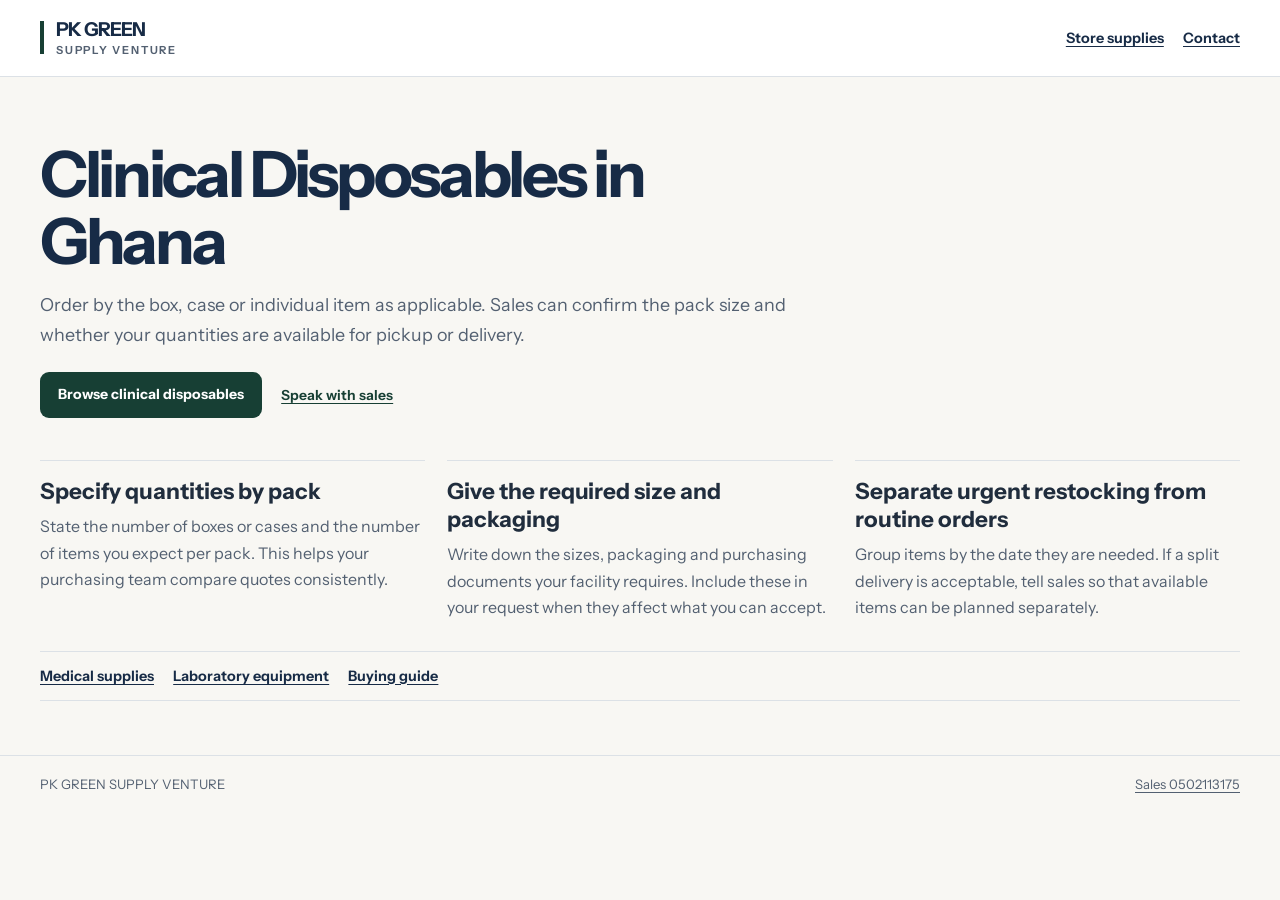
<file: clinical-disposables.html>
<!doctype html>
<html lang="en-GH">
<head>
<meta charset="utf-8"><meta name="viewport" content="width=device-width, initial-scale=1">
<title>Clinical Disposables in Ghana | PK Green</title>
<meta name="description" content="Browse routine disposables and request a quote. Confirm pack sizes, stock and delivery or pickup with PK Green sales.">
<meta name="robots" content="max-image-preview:large">
<link rel="canonical" href="https://pkgreene.com/clinical-disposables.html">
<meta property="og:type" content="website">
<meta property="og:site_name" content="PK GREEN SUPPLY VENTURE">
<meta property="og:title" content="Clinical Disposables in Ghana | PK Green">
<meta property="og:description" content="Browse routine disposables and request a quote. Confirm pack sizes, stock and delivery or pickup with PK Green sales.">
<meta property="og:url" content="https://pkgreene.com/clinical-disposables.html">
<meta property="og:image" content="https://images.pexels.com/photos/2280571/pexels-photo-2280571.jpeg?auto=compress&amp;fit=crop&amp;w=1600&amp;h=900">

<link rel="preconnect" href="https://fonts.googleapis.com">
<link rel="preconnect" href="https://fonts.gstatic.com" crossorigin>
<link href="https://fonts.googleapis.com/css2?family=Instrument+Sans:wght@400..700&display=swap" rel="stylesheet">
<link rel="stylesheet" href="store-theme.css?v=open-layout-1">
<link rel="stylesheet" href="storefront.css?v=store-supplies-1">
<link rel="stylesheet" href="guides.css?v=1">
<link rel="icon" type="image/png" href="assets/brand/dek450-3d-mark.png">
</head>
<body>
<a class="skip" href="#content">Skip to content</a>
<header class="masthead"><div class="nav wrap"><a class="brand" href="./" aria-label="PK GREEN SUPPLY VENTURE home"><span class="wordmark">PK GREEN <span>SUPPLY VENTURE</span></span></a><nav class="guide-header-links" aria-label="Store navigation"><a href="./#catalog">Store supplies</a><a href="./#contact">Contact</a></nav></div></header>
<main id="content" class="wrap guide-page">
  <div class="guide-opening">
    <div><h1>Clinical Disposables in Ghana</h1>
      
      <p>Order by the box, case or individual item as applicable. Sales can confirm the pack size and whether your quantities are available for pickup or delivery.</p>
      <div class="guide-actions"><a class="btn" href="./?category=Disposables#catalog">Browse clinical disposables</a><a class="text-link" href="./#contact">Speak with sales</a></div>
    </div>
  </div>
  <div class="guide-sections">
    <section><h2>Specify quantities by pack</h2><p>State the number of boxes or cases and the number of items you expect per pack. This helps your purchasing team compare quotes consistently.</p></section>
    <section><h2>Give the required size and packaging</h2><p>Write down the sizes, packaging and purchasing documents your facility requires. Include these in your request when they affect what you can accept.</p></section>
    <section><h2>Separate urgent restocking from routine orders</h2><p>Group items by the date they are needed. If a split delivery is acceptable, tell sales so that available items can be planned separately.</p></section>
  </div>
  <nav class="guide-links" aria-label="More from PK Green">
    <a href="medical-supplies.html">Medical supplies</a>
    <a href="laboratory-equipment.html">Laboratory equipment</a>
    <a href="medical-supply-buying-guide.html">Buying guide</a>
  </nav>
</main>
<footer class="site-footer"><div class="wrap foot"><span>PK GREEN SUPPLY VENTURE</span><a href="tel:+233502113175">Sales 0502113175</a></div></footer>
</body>
</html>
</file>
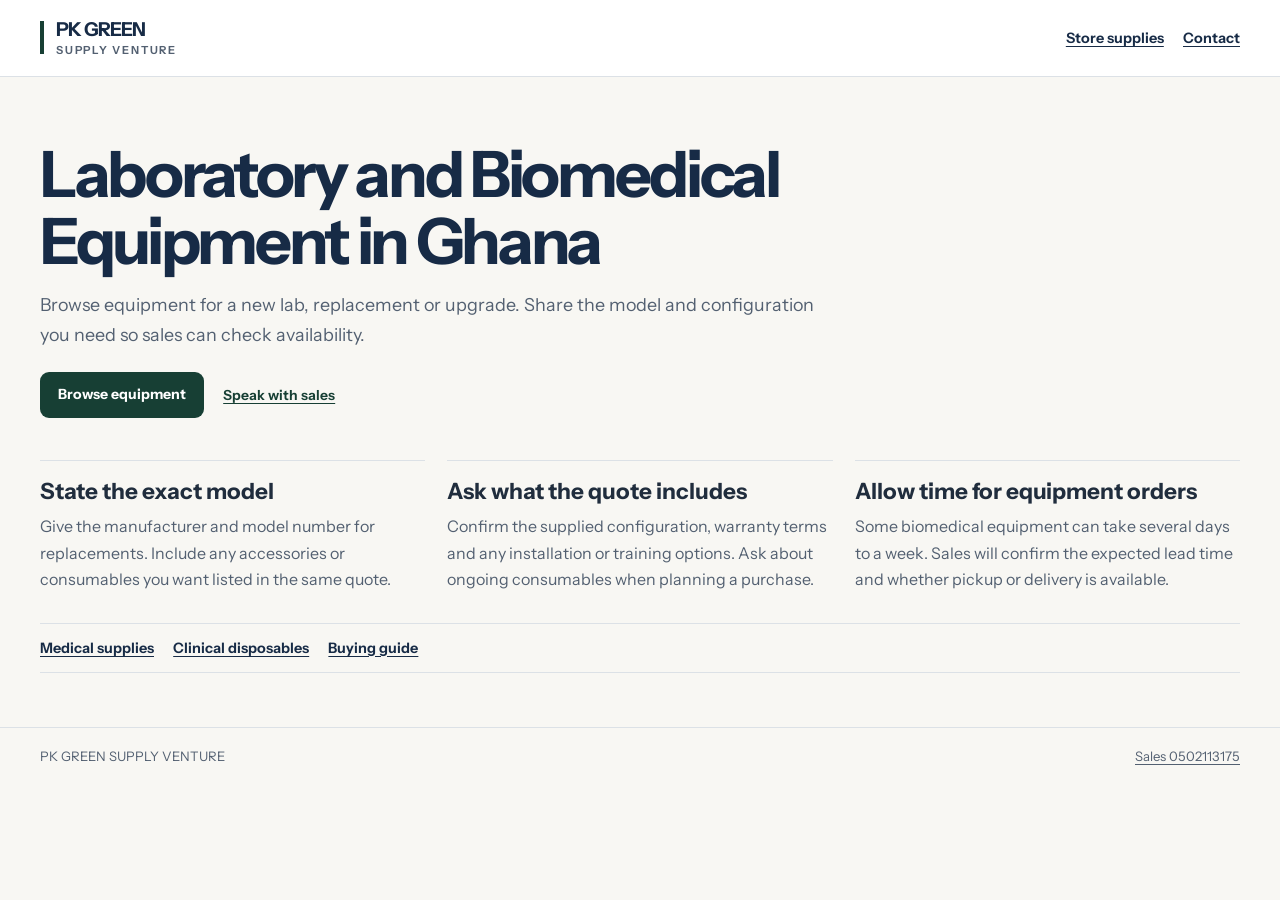
<file: laboratory-equipment.html>
<!doctype html>
<html lang="en-GH">
<head>
<meta charset="utf-8"><meta name="viewport" content="width=device-width, initial-scale=1">
<title>Laboratory and Biomedical Equipment in Ghana | PK Green</title>
<meta name="description" content="Request a model-specific quote for laboratory and biomedical equipment. Confirm configuration, availability and lead times with PK Green sales.">
<meta name="robots" content="max-image-preview:large">
<link rel="canonical" href="https://pkgreene.com/laboratory-equipment.html">
<meta property="og:type" content="website">
<meta property="og:site_name" content="PK GREEN SUPPLY VENTURE">
<meta property="og:title" content="Laboratory and Biomedical Equipment in Ghana | PK Green">
<meta property="og:description" content="Request a model-specific quote for laboratory and biomedical equipment. Confirm configuration, availability and lead times with PK Green sales.">
<meta property="og:url" content="https://pkgreene.com/laboratory-equipment.html">
<meta property="og:image" content="https://images.pexels.com/photos/2280571/pexels-photo-2280571.jpeg?auto=compress&amp;fit=crop&amp;w=1600&amp;h=900">

<link rel="preconnect" href="https://fonts.googleapis.com">
<link rel="preconnect" href="https://fonts.gstatic.com" crossorigin>
<link href="https://fonts.googleapis.com/css2?family=Instrument+Sans:wght@400..700&display=swap" rel="stylesheet">
<link rel="stylesheet" href="store-theme.css?v=open-layout-1">
<link rel="stylesheet" href="storefront.css?v=store-supplies-1">
<link rel="stylesheet" href="guides.css?v=1">
<link rel="icon" type="image/png" href="assets/brand/dek450-3d-mark.png">
</head>
<body>
<a class="skip" href="#content">Skip to content</a>
<header class="masthead"><div class="nav wrap"><a class="brand" href="./" aria-label="PK GREEN SUPPLY VENTURE home"><span class="wordmark">PK GREEN <span>SUPPLY VENTURE</span></span></a><nav class="guide-header-links" aria-label="Store navigation"><a href="./#catalog">Store supplies</a><a href="./#contact">Contact</a></nav></div></header>
<main id="content" class="wrap guide-page">
  <div class="guide-opening">
    <div><h1>Laboratory and Biomedical Equipment in Ghana</h1>
      
      <p>Browse equipment for a new lab, replacement or upgrade. Share the model and configuration you need so sales can check availability.</p>
      <div class="guide-actions"><a class="btn" href="./?category=Biomedical%20equipment#catalog">Browse equipment</a><a class="text-link" href="./#contact">Speak with sales</a></div>
    </div>
  </div>
  <div class="guide-sections">
    <section><h2>State the exact model</h2><p>Give the manufacturer and model number for replacements. Include any accessories or consumables you want listed in the same quote.</p></section>
    <section><h2>Ask what the quote includes</h2><p>Confirm the supplied configuration, warranty terms and any installation or training options. Ask about ongoing consumables when planning a purchase.</p></section>
    <section><h2>Allow time for equipment orders</h2><p>Some biomedical equipment can take several days to a week. Sales will confirm the expected lead time and whether pickup or delivery is available.</p></section>
  </div>
  <nav class="guide-links" aria-label="More from PK Green">
    <a href="medical-supplies.html">Medical supplies</a>
    <a href="clinical-disposables.html">Clinical disposables</a>
    <a href="medical-supply-buying-guide.html">Buying guide</a>
  </nav>
</main>
<footer class="site-footer"><div class="wrap foot"><span>PK GREEN SUPPLY VENTURE</span><a href="tel:+233502113175">Sales 0502113175</a></div></footer>
</body>
</html>
</file>
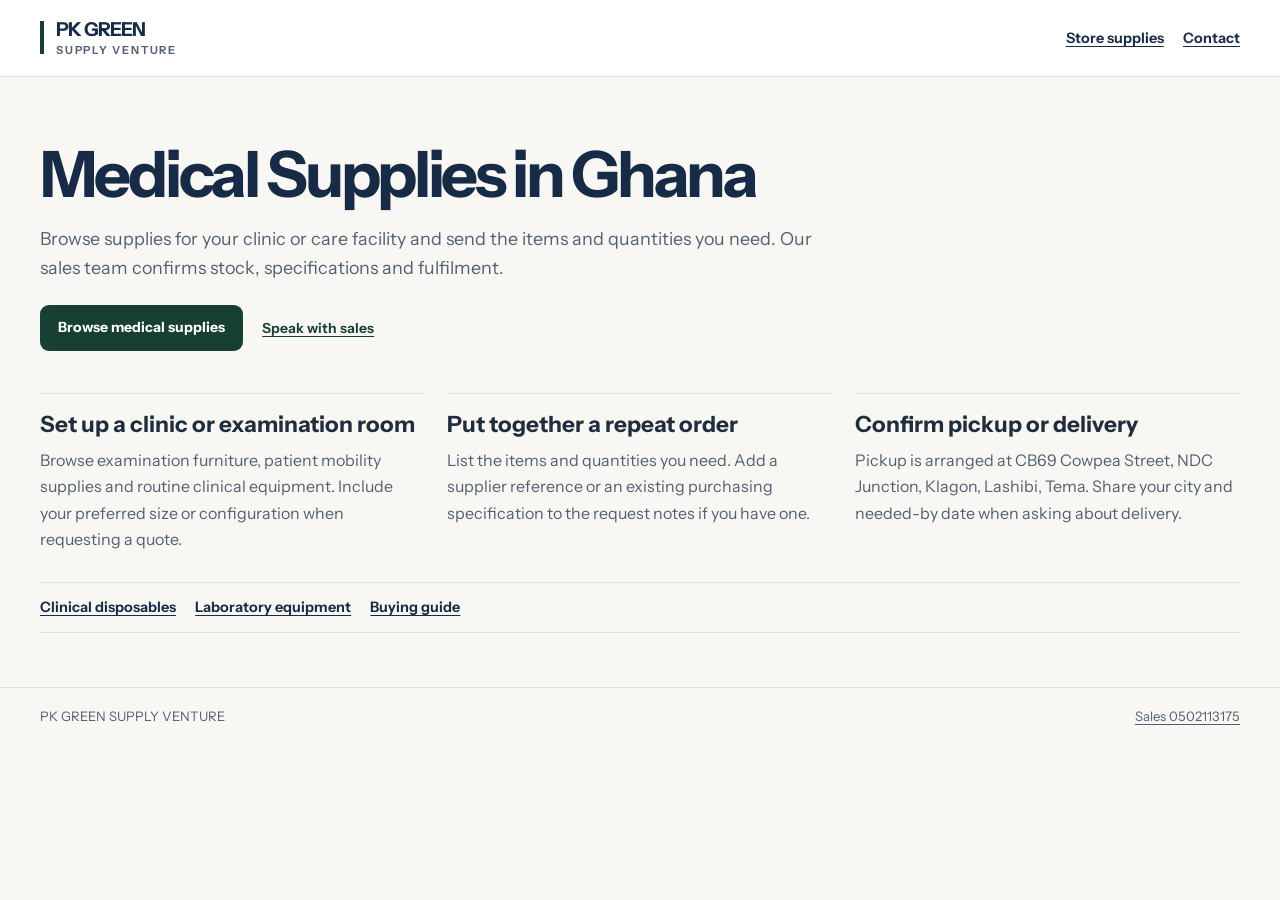
<file: medical-supplies.html>
<!doctype html>
<html lang="en-GH">
<head>
<meta charset="utf-8"><meta name="viewport" content="width=device-width, initial-scale=1">
<title>Medical Supplies in Ghana | PK Green</title>
<meta name="description" content="Request quotes for clinics, wards and healthcare facilities. Arrange pickup in Klagon, Tema, or ask sales about delivery.">
<meta name="robots" content="max-image-preview:large">
<link rel="canonical" href="https://pkgreene.com/medical-supplies.html">
<meta property="og:type" content="website">
<meta property="og:site_name" content="PK GREEN SUPPLY VENTURE">
<meta property="og:title" content="Medical Supplies in Ghana | PK Green">
<meta property="og:description" content="Request quotes for clinics, wards and healthcare facilities. Arrange pickup in Klagon, Tema, or ask sales about delivery.">
<meta property="og:url" content="https://pkgreene.com/medical-supplies.html">
<meta property="og:image" content="https://images.pexels.com/photos/2280571/pexels-photo-2280571.jpeg?auto=compress&amp;fit=crop&amp;w=1600&amp;h=900">

<link rel="preconnect" href="https://fonts.googleapis.com">
<link rel="preconnect" href="https://fonts.gstatic.com" crossorigin>
<link href="https://fonts.googleapis.com/css2?family=Instrument+Sans:wght@400..700&display=swap" rel="stylesheet">
<link rel="stylesheet" href="store-theme.css?v=open-layout-1">
<link rel="stylesheet" href="storefront.css?v=store-supplies-1">
<link rel="stylesheet" href="guides.css?v=1">
<link rel="icon" type="image/png" href="assets/brand/dek450-3d-mark.png">
</head>
<body>
<a class="skip" href="#content">Skip to content</a>
<header class="masthead"><div class="nav wrap"><a class="brand" href="./" aria-label="PK GREEN SUPPLY VENTURE home"><span class="wordmark">PK GREEN <span>SUPPLY VENTURE</span></span></a><nav class="guide-header-links" aria-label="Store navigation"><a href="./#catalog">Store supplies</a><a href="./#contact">Contact</a></nav></div></header>
<main id="content" class="wrap guide-page">
  <div class="guide-opening">
    <div><h1>Medical Supplies in Ghana</h1>
      
      <p>Browse supplies for your clinic or care facility and send the items and quantities you need. Our sales team confirms stock, specifications and fulfilment.</p>
      <div class="guide-actions"><a class="btn" href="./?category=Medical%20supplies#catalog">Browse medical supplies</a><a class="text-link" href="./#contact">Speak with sales</a></div>
    </div>
  </div>
  <div class="guide-sections">
    <section><h2>Set up a clinic or examination room</h2><p>Browse examination furniture, patient mobility supplies and routine clinical equipment. Include your preferred size or configuration when requesting a quote.</p></section>
    <section><h2>Put together a repeat order</h2><p>List the items and quantities you need. Add a supplier reference or an existing purchasing specification to the request notes if you have one.</p></section>
    <section><h2>Confirm pickup or delivery</h2><p>Pickup is arranged at CB69 Cowpea Street, NDC Junction, Klagon, Lashibi, Tema. Share your city and needed-by date when asking about delivery.</p></section>
  </div>
  <nav class="guide-links" aria-label="More from PK Green">
    <a href="clinical-disposables.html">Clinical disposables</a>
    <a href="laboratory-equipment.html">Laboratory equipment</a>
    <a href="medical-supply-buying-guide.html">Buying guide</a>
  </nav>
</main>
<footer class="site-footer"><div class="wrap foot"><span>PK GREEN SUPPLY VENTURE</span><a href="tel:+233502113175">Sales 0502113175</a></div></footer>
</body>
</html>
</file>
<file: store-theme.css>
:root {
  color-scheme: light;
  --navy: #172b46;
  --ink: #202d3d;
  --muted: #536071;
  --blue: #214db2;
  --blue-dark: #173d96;
  --blue-light: #edf3fc;
  --paper: #f8f7f3;
  --white: #fff;
  --line: #dce1e6;
  --input-line: #aebac8;
  --focus: #315ec9;
  --font: "Instrument Sans", system-ui, sans-serif;
}

* { box-sizing: border-box; }
[hidden] { display: none !important; }
body { margin: 0; background: var(--paper); color: var(--ink); font: 1rem/1.55 var(--font); }
button, input, textarea { font: inherit; }
a { color: inherit; text-underline-offset: .22em; }
:focus-visible { outline: 2px solid var(--focus); outline-offset: 3px; }
.wrap { width: min(1320px, calc(100% - 80px)); margin-inline: auto; }
.masthead, .site-header { background: var(--white); border-bottom: 1px solid var(--line); }
.nav, .topbar { min-height: 76px; display: flex; align-items: center; justify-content: space-between; gap: 24px; }
.brand { display: inline-flex; flex: none; align-items: center; text-decoration: none; gap: 12px; }
.brand::before { content: ""; width: 4px; height: 33px; background: var(--blue); }
.wordmark { color: var(--navy); font-size: 1.2rem; font-weight: 700; line-height: 1.04; letter-spacing: -.055em; white-space: nowrap; }
.wordmark span { display: block; margin-top: 5px; color: var(--muted); font-size: .58em; font-weight: 650; letter-spacing: .16em; }

@media (max-width: 900px) { .wrap { width: calc(100% - 44px); } }
@media (max-width: 600px) {
  .wrap { width: calc(100% - 32px); }
  .nav, .topbar { min-height: 64px; gap: 12px; }
  .brand { gap: 8px; }
  .brand::before { height: 28px; width: 3px; }
  .wordmark { font-size: 1.04rem; }
}
</file>
<file: storefront.css>
html { scroll-behavior: smooth; }
.masthead, main {
  --forest: #173f34;
  --deep-forest: #12372e;
  --sage: #e7efe8;
  --green-line: rgb(23 63 52 / 16%);
  --focus: #326b56;
}
.masthead .brand::before { background: var(--forest); }
h1, h2, h3, p, figure { margin: 0; }
img { display: block; max-width: 100%; }
.skip { position: fixed; top: 10px; left: 10px; z-index: 3; padding: 9px 14px; background: var(--white); transform: translateY(-150%); }
.skip:focus { transform: none; }
.navlinks, .navright { display: flex; align-items: center; gap: clamp(12px, 2vw, 26px); font-size: .87rem; font-weight: 650; }
.navlinks a, .navright a { text-decoration: none; }
.navlinks a:hover, .navright .quick-contact:hover { text-decoration: underline; }
.navright { gap: 16px; }
.navright .quick-contact { display: inline-flex; align-items: center; gap: 6px; white-space: nowrap; }
.quick-contact { color: var(--forest); }
.cart { position: relative; display: grid; place-items: center; flex: none; min-width: 62px; min-height: 48px; padding: 3px 13px 3px 4px; border-radius: 999px; }
.cart:hover { background: var(--sage); }
.cart img { width: 42px; height: 42px; object-fit: contain; }
.cart span { position: absolute; top: 0; right: 0; display: grid; min-width: 23px; height: 23px; padding-inline: 4px; place-items: center; border: 2px solid var(--white); border-radius: 999px; background: var(--forest); color: var(--white); font-size: .69rem; line-height: 1; font-variant-numeric: tabular-nums; }

.hero-frame { padding-top: clamp(22px, 4vw, 55px); }
.hero { display: grid; grid-template-columns: 1fr 1fr; gap: clamp(26px, 6vw, 94px); min-height: 420px; color: var(--navy); }
.hero-copy { align-self: center; padding-block: clamp(19px, 3vw, 45px); }
.hero h1 { font-size: clamp(2.7rem, 5vw, 5rem); font-weight: 650; letter-spacing: -.045em; line-height: 1.05; max-width: 15ch; }
.hero p { max-width: 43ch; margin-top: 18px; color: var(--muted); font-size: clamp(.99rem, 1.3vw, 1.13rem); }
.hero-photo { position: relative; min-width: 0; min-height: 300px; border-radius: 18px; background: var(--sage); overflow: hidden; }
.hero-photo img { position: absolute; inset: 0; width: 100%; height: 100%; object-fit: cover; object-position: 54% 50%; }
.actions { display: flex; flex-wrap: wrap; align-items: center; gap: 15px 22px; margin-top: 29px; }
.btn { display: inline-flex; justify-content: center; align-items: center; min-height: 46px; padding: 10px 18px; border-radius: 9px; background: var(--forest); color: var(--white); font-weight: 700; font-size: .88rem; text-decoration: none; }
.btn:hover { background: var(--deep-forest); }
.text-link { color: var(--forest); font-size: .87rem; font-weight: 650; }


.shop { padding-block: clamp(34px, 5.5vw, 68px) clamp(46px, 5.5vw, 76px); }
.shop-heading {
  display: grid;
  grid-template-columns: minmax(0, 1fr) clamp(92px, 13vw, 168px) minmax(215px, 380px);
  grid-template-areas: "title photo search";
  align-items: center;
  gap: clamp(11px, 2.2vw, 28px);
  margin-bottom: clamp(22px, 3vw, 36px);
  padding: clamp(20px, 3.4vw, 42px);
  border-radius: 18px;
  /* Medical Tools on the Table by Pavel Danilyuk, Pexels photo 7108117. */
  --supplies-overlay: linear-gradient(90deg, var(--sage), rgb(231 239 232 / 94%) 28%, rgb(231 239 232 / 43%) 57%, rgb(231 239 232 / 82%));
  background-color: var(--sage);
  background-image: var(--supplies-overlay), url("assets/brand/store-supplies-background.webp");
  background-position: center, center 53%;
  background-size: cover;
  color: var(--forest);
}
.shop-heading h2, .sales-card h2 { font-size: clamp(2rem, 4vw, 3.5rem); font-weight: 680; line-height: 1.02; letter-spacing: -.05em; }
.shop-heading h2 { grid-area: title; }
.store-photo { grid-area: photo; justify-self: center; width: 100%; height: clamp(83px, 10vw, 129px); object-fit: contain; filter: drop-shadow(0 5px 7px rgb(23 63 52 / 12%)); }
.search-field { grid-area: search; display: grid; gap: 6px; min-width: 0; }
.search-label { font-size: .82rem; font-weight: 700; }
.search-control { position: relative; }
.search-control::before, .search-control::after { content: ""; position: absolute; pointer-events: none; color: var(--forest); }
.search-control::before { top: 15px; left: 15px; width: 11px; height: 11px; border: 1.5px solid currentColor; border-radius: 50%; }
.search-control::after { top: 27px; left: 26px; width: 6px; height: 1.5px; transform: rotate(45deg); background: currentColor; }
.search { width: 100%; min-height: 48px; padding: 9px 13px 9px 42px; border: 1px solid var(--green-line); border-radius: 9px; background: var(--white); color: var(--ink); font-size: .95rem; }
.search::placeholder { color: var(--muted); }
.catalog-layout { display: grid; grid-template-columns: clamp(174px, 16vw, 213px) minmax(0, 1fr); gap: clamp(20px, 2.7vw, 38px); }
.category-nav { position: sticky; top: 20px; align-self: start; padding-right: clamp(12px, 1.5vw, 22px); border-right: 1px solid var(--green-line); }
.category-nav h3 { margin: 0 0 11px 10px; color: var(--navy); font-size: .91rem; font-weight: 720; }
.filters { display: grid; gap: 3px; }
.filter { min-height: 42px; padding: 8px 10px; border: 1px solid transparent; border-radius: 8px; background: transparent; color: var(--muted); font-size: .88rem; font-weight: 600; line-height: 1.25; text-align: left; cursor: pointer; }
.filter:hover, .filter.active { background: var(--sage); color: var(--forest); }
.filter.active { font-weight: 750; }
.catalog-main { min-width: 0; }
.browse-results { display: flex; flex-wrap: wrap; align-items: baseline; justify-content: space-between; gap: 4px 14px; margin-bottom: 13px; }
.browse-results h3 { color: var(--navy); font-size: 1.1rem; line-height: 1.25; letter-spacing: -.025em; font-weight: 700; }
#resultCount { color: var(--muted); font-size: .84rem; font-variant-numeric: tabular-nums; }

.grid { display: grid; grid-template-columns: repeat(3, minmax(0, 1fr)); gap: clamp(16px, 2vw, 28px); }
.card {
  display: flex;
  flex-direction: column;
  min-width: 0;
  padding: clamp(7px, 1vw, 12px);
  border: 1px solid rgb(31 70 52 / 6%);
  border-radius: 20px;
  background: rgb(255 255 255 / 54%);
  box-shadow: 0 2px 10px rgb(22 49 38 / 3%);
}
.card:focus-within { border-color: rgb(31 70 52 / 16%); }

.gallery-stage { position: relative; min-width: 0; border-radius: 14px; background: #fff; }
.gallery-open { position: relative; display: block; width: 100%; aspect-ratio: 1.22; padding: 0; border: 0; border-radius: inherit; overflow: hidden; background: none; cursor: zoom-in; }
.gallery-open img { position: absolute; inset: 0; width: 100%; height: 100%; object-fit: contain; padding: clamp(10px, 1.4vw, 19px); }
.gallery-stage.has-views .gallery-open img { padding-bottom: clamp(46px, 20%, 64px); }
.photo-unavailable { display: grid; place-items: center; height: 100%; padding: 10px; color: var(--muted); font-size: .82rem; text-align: center; }
.gallery-thumbs {
  position: absolute;
  right: 6px;
  bottom: 6px;
  left: 6px;
  display: flex;
  gap: 4px;
  justify-content: safe center;
  overflow-x: auto;
  padding: 3px;
  scrollbar-width: thin;
}
.gallery-thumbs button { flex: 0 0 39px; height: 38px; padding: 3px; overflow: hidden; border: 1px solid rgb(31 70 52 / 13%); border-radius: 7px; background: var(--white); cursor: pointer; }
.gallery-thumbs button[aria-pressed="true"] { border-color: #47715e; }
.gallery-thumbs img { width: 100%; height: 100%; object-fit: contain; }
.gallery-thumbs .thumb-unavailable { color: var(--muted); font-size: .72rem; }
.gallery-open:focus-visible, .gallery-thumbs button:focus-visible { outline-offset: -3px; }
.body { display: flex; flex: 1; flex-direction: column; min-width: 0; padding: 14px clamp(3px, .7vw, 9px) 5px; }
.card-category { margin-bottom: 6px; color: #416753; font-size: .68rem; font-weight: 700; letter-spacing: .055em; text-transform: uppercase; }
.body h3 { color: var(--navy); font-size: clamp(.98rem, 1.5vw, 1.2rem); line-height: 1.2; letter-spacing: -.025em; font-weight: 680; overflow-wrap: anywhere; }
.body p { color: var(--muted); font-size: .84rem; line-height: 1.48; overflow-wrap: anywhere; }
.body .brand-model { margin: 5px 0 10px; font-size: .76rem; font-weight: 650; }
.product-specs { margin: 6px 0 12px; font-size: .8rem; }
.product-specs summary { display: flex; align-items: center; gap: 7px; min-height: 36px; cursor: pointer; color: var(--forest); font-weight: 650; list-style: none; }
.product-specs summary::-webkit-details-marker { display: none; }
.product-specs summary:hover { text-decoration: underline; text-underline-offset: 3px; }
.specs-icon { flex: 0 0 .8rem; font-size: 1rem; line-height: 1; text-align: center; }
.specs-icon::before { content: "+"; }
.product-specs[open] .specs-icon::before { content: "−"; }
.product-specs p + p { margin-top: 5px; }
.card-footer {
  display: grid;
  gap: 10px;
  margin-top: auto;
  padding-top: 11px;
  border-top: 1px solid rgb(23 63 52 / 10%);
}
.card-summary { display: flex; flex-wrap: wrap; align-items: baseline; justify-content: space-between; gap: 5px 10px; }
.body .product-price {
  max-width: 100%;
  color: var(--forest);
  font-size: clamp(1.2rem, 1.2vw + .45rem, 1.55rem);
  font-weight: 730;
  font-variant-numeric: tabular-nums;
  letter-spacing: -.035em;
  line-height: 1.15;
}
.price-currency { font-size: .65em; letter-spacing: 0; }
.body .quote-price { font-size: .87rem; font-weight: 650; line-height: 1.3; }
.stock { display: flex; align-items: center; gap: 6px; color: var(--muted); font-size: .75rem; font-weight: 650; }
.stock.in { color: #246445; }
.stock.out { color: #9b382b; }
.dot { flex: 0 0 6px; height: 6px; border-radius: 50%; background: currentColor; }
.add { display: inline-flex; justify-content: center; align-items: center; min-height: 44px; padding: 6px 9px; border: 0; border-radius: 10px; background: #eaf3ee; color: #174b36; cursor: pointer; font-size: .83rem; font-weight: 700; text-align: center; }
.add:hover:not(:disabled) { background: #d9ebe0; }
.add:disabled { background: #f0f1ef; color: #626c67; cursor: default; }
@media (hover: hover) and (prefers-reduced-motion: no-preference) {
  .card { transition: box-shadow 180ms ease; }
  .card:hover { box-shadow: 0 6px 22px rgb(22 49 38 / 8%); }
  .gallery-open img { transition: transform 180ms ease; }
  .gallery-open:hover img { transform: scale(1.025); }
}
.empty, .cart-notice { padding: 11px 15px; background: var(--blue-light); color: var(--navy); font-size: .85rem; }
.empty { grid-column: 1 / -1; padding-block: 40px; text-align: center; }
.cart-notice { margin-bottom: 13px; border-left: 3px solid var(--blue); }
.cart-notice:empty { display: none; }
.cart-notice a { font-weight: 700; }

.sales-agent-link { display: inline-flex; min-height: 44px; align-items: center; gap: 10px; text-underline-offset: 4px; }
.sales-agent-avatar { display: block; width: 44px; height: 44px; flex: 0 0 44px; padding: 2px; overflow: hidden; border: 1px solid var(--green-line); border-radius: 50%; background: var(--white); }
.sales-agent-avatar img { width: 100%; height: 100%; border-radius: inherit; object-fit: cover; }

.contact-panel {
  display: grid;
  grid-template-columns: minmax(0, .86fr) minmax(0, 1.14fr);
  gap: clamp(14px, 2vw, 26px);
  margin-bottom: clamp(32px, 5vw, 68px);
}
.sales-card, .contact-location { min-width: 0; padding: clamp(18px, 3.25vw, 40px); border-radius: 18px; }
.sales-card { display: flex; flex-direction: column; background: var(--forest); color: #fff; }
.sales-card h2 { margin-bottom: 10px; font-size: clamp(1.95rem, 3.65vw, 3.2rem); }
.sales-intro { margin-bottom: clamp(18px, 3vw, 34px); color: #d7e6de; font-size: .98rem; }
.whatsapp-action {
  display: grid;
  grid-template-columns: auto minmax(0, 1fr) auto;
  align-items: center;
  gap: clamp(8px, 1.3vw, 14px);
  min-height: 60px;
  margin-bottom: 24px;
  padding: 10px clamp(11px, 1.6vw, 17px);
  border-radius: 9px;
  background: #dcefe2;
  color: var(--deep-forest);
  text-decoration: none;
  font-weight: 700;
}
.whatsapp-action:hover { background: #eff8f2; }
.whatsapp-action strong, .call-links a { white-space: nowrap; font-variant-numeric: tabular-nums; }
.chat-icon { position: relative; width: 17px; height: 15px; border: 1.5px solid currentColor; border-radius: 5px; }
.chat-icon::after { content: ""; position: absolute; bottom: -3px; left: 2px; width: 5px; height: 5px; transform: skewY(-43deg); border-left: 1.5px solid currentColor; background: currentColor; clip-path: polygon(0 0, 27% 0, 27% 62%, 100% 62%, 100% 100%, 0 100%); }
.sales-card a:focus-visible { outline-color: #fff; }
.sales-calls { margin-top: auto; padding-top: 16px; border-top: 1px solid rgb(255 255 255 / 25%); }
.sales-calls p { margin-bottom: 8px; color: #d7e6de; font-size: .85rem; font-weight: 650; }
.call-links { display: flex; flex-wrap: wrap; gap: 7px; }
.call-links a { display: inline-flex; flex: 1 1 120px; justify-content: center; align-items: center; min-height: 44px; padding: 5px 9px; border: 1px solid rgb(255 255 255 / 31%); border-radius: 8px; color: #fff; font-weight: 650; text-decoration: none; }
.call-links a:hover { background: rgb(255 255 255 / 12%); }
.contact-location { border: 1px solid var(--green-line); background: var(--white); color: var(--navy); }
.pickup-heading { display: flex; align-items: flex-start; gap: 13px; margin-bottom: 16px; }
.pickup-icon { position: relative; width: 43px; height: 43px; flex: none; border-radius: 11px; background: var(--sage); color: var(--forest); }
.pickup-icon::before, .pickup-icon::after { content: ""; position: absolute; }
.pickup-icon::before { top: 12px; left: 14px; width: 13px; height: 13px; border: 2px solid currentColor; border-radius: 50% 50% 50% 0; transform: rotate(-45deg); }
.pickup-icon::after { top: 18px; left: 20px; width: 5px; height: 5px; border-radius: 50%; background: currentColor; }
.pickup-heading h3 { margin-bottom: 4px; font-size: clamp(1.45rem, 2.9vw, 2.1rem); line-height: 1.12; font-weight: 690; letter-spacing: -.04em; }
.pickup-heading address { color: var(--muted); font-size: .92rem; font-style: normal; line-height: 1.5; }
.pickup-heading address strong { color: var(--navy); font-weight: 700; }
.pickup-map { overflow: hidden; border: 1px solid var(--green-line); border-radius: 10px; background: #f4f7f4; }
.pickup-map iframe { display: block; width: 100%; height: clamp(168px, 16vw, 240px); border: 0; background: var(--sage); }
.pickup-map figcaption { padding: 6px 10px; color: var(--muted); font-size: .77rem; }
.map-links { display: flex; flex-wrap: wrap; align-items: center; gap: 3px 16px; margin-top: 9px; }
.map-links a { display: inline-flex; align-items: center; min-height: 44px; color: var(--forest); font-size: .87rem; font-weight: 700; text-underline-offset: 3px; }
.map-links a:hover { color: #101f1b; }
.site-footer { border-top: 1px solid var(--line); padding: 18px 0 22px; color: var(--muted); font-size: .82rem; }
.foot { display: flex; flex-wrap: wrap; justify-content: space-between; gap: 8px 20px; }

.photo-dialog { width: min(760px, calc(100% - 26px)); max-height: calc(100% - 32px); padding: clamp(13px, 2vw, 22px); border: 1px solid var(--line); border-radius: 5px; background: var(--white); color: var(--ink); }
.photo-dialog::backdrop { background: #14253bc9; }
.photo-dialog header, .photo-dialog footer { display: flex; align-items: center; justify-content: space-between; gap: 10px; }
.photo-dialog h2 { font-size: clamp(1.12rem, 3vw, 1.45rem); font-weight: 680; letter-spacing: -.025em; }
.photo-dialog button { min-height: 36px; padding: 5px 10px; border: 1px solid var(--input-line); border-radius: 4px; background: var(--white); color: var(--navy); cursor: pointer; font-size: .84rem; }
.photo-dialog button:hover { background: var(--blue-light); }
.photo-dialog .close-button {
  display: grid;
  place-items: center;
  flex: 0 0 44px;
  width: 44px;
  height: 44px;
  padding: 0;
  border-radius: 50%;
  font-size: 1.625rem;
  line-height: 1;
}
.dialog-image { display: grid; place-items: center; margin: 12px 0; height: min(55vh, 475px); overflow: hidden; background: var(--white); border: 1px solid rgb(31 70 52 / 10%); border-radius: 10px; }
.dialog-image img { width: 100%; height: 100%; min-height: 0; object-fit: contain; padding: 9px; }
.dialog-caption, .dialog-links { color: var(--muted); font-size: .8rem; }
.dialog-links { display: flex; flex-wrap: wrap; gap: 7px 14px; margin-top: 10px; }

@media (min-width: 1220px) { .grid { grid-template-columns: repeat(4, minmax(0, 1fr)); } }
@media (max-width: 1050px) { .navright .quick-contact { display: none; } }
@media (max-width: 860px) {
  .catalog-layout { grid-template-columns: minmax(0, 1fr); gap: 17px; }
  .category-nav { position: static; padding: 0 0 14px; border-right: 0; border-bottom: 1px solid var(--green-line); }
  .category-nav h3 { margin: 0 0 8px; }
  .filters { display: flex; flex-wrap: wrap; gap: 6px; }
  .filter { min-height: 37px; padding: 6px 10px; border-color: var(--green-line); border-radius: 999px; background: var(--white); }
  .filter.active { border-color: #6f9784; }
  .hero { min-height: 360px; }
  .hero h1 { font-size: clamp(2.25rem, 6vw, 3.45rem); }
}
@media (max-width: 740px) {
  .contact-panel { grid-template-columns: minmax(0, 1fr); }
}
@media (max-width: 690px) { .navlinks { display: none; } }
@media (max-width: 600px) {
  .shop-heading {
    --supplies-overlay: linear-gradient(180deg, rgb(231 239 232 / 70%), rgb(231 239 232 / 63%) 42%, rgb(231 239 232 / 93%));
    grid-template-columns: minmax(0, 1fr) 76px;
    grid-template-areas: "title photo" "search search";
    border-radius: 14px;
  }
  .store-photo { height: 76px; }
  .sales-card, .contact-location { border-radius: 14px; }
  .hero-frame { padding-top: 16px; }
  .hero { grid-template-columns: minmax(0, 1fr); }
  .hero-copy { padding: 10px 0 0; }
  .hero { gap: 20px; }
  .hero p { margin-top: 12px; }
  .actions { margin-top: 20px; }
  .hero-photo { min-height: clamp(175px, 48vw, 255px); border-radius: 14px; }
  .grid { grid-template-columns: repeat(2, minmax(0, 1fr)); gap: 12px; }
  .card { border-radius: 15px; }
  .body { padding: 11px 3px 3px; }
  .body .product-price { font-size: 1.16rem; }
  .gallery-stage { border-radius: 10px; }
  .gallery-stage.has-views .gallery-open img { padding-bottom: 39px; }
  .gallery-thumbs { right: 3px; bottom: 3px; left: 3px; }
  .gallery-thumbs button { flex-basis: 33px; height: 32px; }
}
@media (max-width: 370px) { .grid { grid-template-columns: 1fr; } }
@media (prefers-reduced-motion: reduce) { html { scroll-behavior: auto; } }
</file>
<file: guides.css>
.guide-links { display:flex; flex-wrap:wrap; align-items:center; gap:.5rem 1.2rem; border-block:1px solid var(--line); padding-block:13px; }
.guide-links a, .guide-header-links a { color:var(--navy); text-underline-offset:3px; font-size:.9rem; font-weight:650; }
.guide-links a:hover, .guide-header-links a:hover { text-decoration:underline; }
.guide-header-links, .guide-actions { display:flex; flex-wrap:wrap; align-items:center; gap:.7rem 1.2rem; }
.guide-page { padding-block:clamp(20px,5vw,64px) 54px; }
.guide-opening { color:var(--navy); padding-bottom:clamp(20px,4vw,42px); }
.guide-opening h1 { font-size:clamp(2.15rem,5vw,4.1rem); line-height:1.04; letter-spacing:-.052em; max-width:760px; }
.guide-opening p { max-width:66ch; margin-top:1rem; line-height:1.65; color:var(--muted); font-size:clamp(.98rem,1.7vw,1.12rem); }
.guide-opening .guide-date { font-size:.84rem; margin-top:.65rem; }
.guide-with-photo { display:grid; grid-template-columns:minmax(0,1fr) minmax(0,.85fr); gap:clamp(16px,4vw,44px); align-items:center; }
.guide-with-photo img { display:block; width:100%; height:auto; border-radius:12px; }
.guide-actions { margin-top:1.4rem; }
.guide-sections { display:grid; grid-template-columns:repeat(3,minmax(0,1fr)); gap:1.4rem; margin-bottom:30px; }
.guide-sections section { border-top:1px solid var(--line); padding-top:16px; }
.guide-sections h2 { margin:0 0 .55rem; font-size:clamp(1.14rem,2.3vw,1.4rem); line-height:1.25; }
.guide-sections p { color:var(--muted); line-height:1.65; }
.guide-article { grid-template-columns:1fr; max-width:720px; }
@media (max-width:740px) { .guide-with-photo, .guide-sections { grid-template-columns:1fr; } }
</file>
<file: checkout.css>
:root { --radius: 6px; }
a { color: var(--blue-dark); }
.sprite, .sr-only {
  position: absolute;
  width: 1px; height: 1px;
  overflow: hidden;
  clip-path: inset(50%);
  white-space: nowrap;
}
.icon { width: 1.15em; height: 1.15em; flex: none; fill: none; stroke: currentColor; stroke-width: 1.65; stroke-linecap: round; stroke-linejoin: round; }
.nav-link { display: inline-flex; align-items: center; gap: 7px; min-height: 44px; font-size: .88rem; font-weight: 700; text-decoration: none; }
.nav-link:hover { text-decoration: underline; }
.checkout { width: min(1140px, calc(100% - 80px)); padding-block: 31px 30px; }
.heading { display: flex; flex-wrap: wrap; justify-content: space-between; align-items: center; gap: 16px 24px; margin-bottom: 22px; padding-bottom: 19px; border-bottom: 1px solid var(--line); }
h1, h2 { margin: 0; color: var(--navy); font-weight: 650; letter-spacing: -.05em; line-height: 1.07; }
h1 { font-size: clamp(2.25rem, 5vw, 3.45rem); }
h2 { font-size: clamp(1.45rem, 3vw, 1.85rem); }
.heading p { margin: 8px 0 0; color: var(--muted); }
.progress { display: flex; align-items: center; flex-wrap: wrap; gap: 5px 15px; margin: 0 0 2px; padding: 0; list-style: none; color: var(--muted); font-size: .8rem; }
.progress li { display: inline-flex; align-items: center; gap: 6px; font-weight: 650; }
.progress li::before { content: ""; width: 7px; height: 7px; border: 1px solid #738498; border-radius: 50%; }
.progress [aria-current] { color: var(--navy); font-weight: 700; }
.progress [aria-current]::before, .progress .done::before { background: #214db2; border-color: #214db2; }
.layout { display: grid; grid-template-columns: minmax(0, 1.42fr) minmax(290px, .94fr); align-items: start; gap: clamp(22px, 4vw, 52px); }
.layout.is-complete { grid-template-columns: minmax(0, 690px); justify-content: center; }
.checkout-content { grid-column: 1; grid-row: 1; min-width: 0; }
.panel { min-width: 0; padding: 10px 0 20px; }
.basket { grid-column: 2; grid-row: 1; position: sticky; top: 16px; padding-left: clamp(17px, 3vw, 32px); border-left: 1px solid var(--line); }
.basket-title, .panel-heading { display: flex; align-items: center; gap: 10px; }
.panel-heading { justify-content: space-between; gap: 12px; margin-bottom: 21px; }
.basket-title h2 { font-size: clamp(1.4rem, 2.6vw, 1.72rem); }
.basket-icon, .receipt-icon { display: grid; place-items: center; width: 35px; height: 35px; border-radius: 10px; background: var(--blue-light); color: var(--blue); flex: none; }
.basket-count { margin-left: auto; border-radius: 999px; padding: 3px 8px; font-size: .72rem; white-space: nowrap; color: var(--navy); background: var(--blue-light); font-weight: 700; }
.empty-basket { margin-top: 13px; padding: 5px 0; color: var(--muted); }
.empty-basket p { margin: 0 0 5px; }
.empty-basket a { display: inline-flex; align-items: center; gap: 6px; font-weight: 700; }
.line { display: grid; grid-template-columns: 52px minmax(0, 1fr) auto; align-items: start; gap: 10px; padding: 14px 0; border-bottom: 1px solid var(--line); }
.line:first-child { margin-top: 4px; }
#lines:not(:empty) { max-height: min(47vh, 460px); overflow-y: auto; scrollbar-gutter: stable; padding-inline: 3px; }
.line img { display: block; width: 52px; height: 52px; object-fit: contain; border-radius: 8px; background: var(--white); }
.line strong { display: block; font-size: .88rem; line-height: 1.35; overflow-wrap: anywhere; }
.line p { margin: 3px 0; font-size: .77rem; color: var(--muted); }
.line-tools { display: grid; justify-items: end; gap: 3px; }
.quantity { display: flex; align-items: center; border: 1px solid #c3ceda; border-radius: 7px; overflow: hidden; min-height: 35px; }
.quantity button { width: 28px; min-height: 34px; display: grid; place-items: center; border: 0; background: #eff4fa; color: var(--blue); cursor: pointer; padding: 0; }
.quantity button:disabled { opacity: .38; cursor: default; }
.quantity button:focus-visible, .quantity input:focus-visible { outline-offset: -2px; }
.quantity input { appearance: textfield; width: 34px; margin: 0; border: 0; border-radius: 0; min-height: 34px; padding: 0 1px; text-align: center; font-size: .78rem; font-variant-numeric: tabular-nums; }
.quantity input::-webkit-inner-spin-button { appearance: none; }
.remove, .text-button { display: inline-flex; align-items: center; gap: 5px; border: 0; background: transparent; color: var(--blue); padding: 2px 1px; font-weight: 700; cursor: pointer; }
.remove { font-size: .72rem; min-height: 27px; }
.remove:hover, .text-button:hover { text-decoration: underline; }


.summary-note, .hint, .status { color: var(--muted); font-size: .81rem; }
.summary-note { display: flex; align-items: flex-start; gap: 7px; margin: 15px 0 0; }
.summary-note .icon { margin-top: 2px; }
.status { margin: 10px 0 0; }
.status:empty { display: none; }
fieldset { margin: 0; padding: 0; border: 0; min-width: 0; }
fieldset.separated { margin-top: 19px; }
legend { padding: 0; margin-bottom: 8px; width: 100%; }
legend > span { display: flex; align-items: center; gap: 7px; font-size: .98rem; font-weight: 700; }
legend .icon { color: var(--blue); }
.separated legend { border-top: 1px solid var(--line); padding-top: 15px; }
.fields, .method-options { display: grid; grid-template-columns: repeat(2, minmax(0, 1fr)); gap: 10px 12px; }
.fields > label { min-width: 0; }
.full { grid-column: 1 / -1; }
label { display: block; font-size: .84rem; font-weight: 700; }
label small, legend small { font-size: .72rem; font-weight: 600; color: var(--muted); }
.required { color: #943b31; }
input, textarea { width: 100%; display: block; margin-top: 4px; padding: 9px 10px; min-height: 43px; border: 1px solid #aebac8; border-radius: 8px; background: #fff; color: var(--ink); font-weight: 500; }
textarea { min-height: 65px; resize: vertical; }
textarea::placeholder { color: #536071; }
.method-option { position: relative; display: flex; align-items: center; min-height: 62px; gap: 8px; padding: 8px 10px; border: 1px solid #c3ceda; border-radius: 9px; background: #fff; cursor: pointer; }
.method-option.selected { background: #edf3fc; border-color: #214db2; box-shadow: 0 0 0 1px #214db2; }
.method-option:focus-within { outline: 2px solid var(--focus); outline-offset: 2px; }
.method-option input { width: 15px; height: 15px; min-height: 0; margin: 0 0 0 auto; padding: 0; flex: none; order: 3; accent-color: var(--blue); }
.method-option small { display: block; line-height: 1.25; }
.method-icon { display: grid; place-items: center; width: 28px; height: 28px; flex: none; border-radius: 6px; background: var(--blue-light); color: var(--blue); }
.delivery-fields, .pickup-note { margin-top: 11px; }
.pickup-note { display: flex; gap: 9px; padding: 11px; border-radius: 8px; background: var(--blue-light); font-size: .85rem; }
.pickup-note > .icon { margin-top: 2px; color: var(--blue); }
.pickup-note p { margin: 3px 0; }
.pickup-note small { display: block; margin-top: 4px; color: var(--muted); }
.notes-hint { margin: 4px 0 0; }
.form-actions { display: flex; flex-wrap: wrap; align-items: center; gap: 8px 13px; margin-top: 17px; }
.form-actions p { margin: 0; }
.button { display: inline-flex; align-items: center; justify-content: center; gap: 8px; min-height: 44px; border: 1px solid var(--blue); border-radius: 8px; padding: 8px 13px; font-weight: 700; font-size: .86rem; line-height: 1.3; cursor: pointer; text-decoration: none; }
.button.primary { background: var(--blue); color: white; }
.button.primary:hover:not(:disabled) { background: var(--blue-dark); }
.button.secondary { background: var(--white); color: var(--blue); border-color: #aebac8; }
.button.secondary:hover { background: var(--blue-light); }
.button:disabled { cursor: default; opacity: .52; }
.review-intro { margin: -10px 0 12px; color: var(--muted); }
.review-details { display: grid; grid-template-columns: repeat(2, minmax(0, 1fr)); gap: 9px; margin: 0 0 9px; }
.review-details > div { padding: 10px; border-radius: 8px; background: #eff4fa; }
.review-details dt { color: var(--muted); font-size: .74rem; font-weight: 700; }
.review-details dd { margin: 3px 0 0; font-size: .86rem; overflow-wrap: anywhere; white-space: pre-line; }
.text-button { min-height: 36px; font-size: .83rem; }
.review-actions { display: flex; flex-wrap: wrap; gap: 8px; margin-top: 12px; }
.receipt { text-align: center; padding: clamp(20px, 6vw, 48px); }
.receipt-icon { width: 51px; height: 51px; margin: 0 auto 12px; border-radius: 50%; font-size: 1.5rem; }
.receipt p { color: var(--muted); }
.receipt .reference { border-radius: 8px; background: #edf3fc; padding: 9px; color: var(--navy); font-weight: 700; overflow-wrap: anywhere; }
.receipt .review-actions { justify-content: center; }
.checkout-footer { display: flex; justify-content: space-between; align-items: center; flex-wrap: wrap; gap: 8px; padding: 15px 0 24px; border-top: 1px solid var(--line); color: var(--muted); font-size: .8rem; }
.checkout-footer a { display: inline-flex; align-items: center; gap: 6px; font-weight: 700; }
@media (max-width: 790px) {

  .layout, .layout.is-complete { grid-template-columns: minmax(0, 1fr); gap: 13px; }
  .basket, .checkout-content { grid-column: auto; grid-row: auto; position: static; }
  .basket { border-left: 0; border-bottom: 1px solid var(--line); padding: 0 0 18px; }
  #lines:not(:empty) { max-height: none; overflow: visible; padding-inline: 0; }
  .checkout { width: calc(100% - 32px); padding-top: 21px; }
  .heading { align-items: start; flex-direction: column; margin-bottom: 15px; }
}
@media (max-width: 430px) {
  .fields, .review-details { grid-template-columns: 1fr; }
  .method-option { gap: 6px; padding-inline: 7px; }
  .method-icon { display: none; }
  .line { grid-template-columns: 42px minmax(0, 1fr) auto; gap: 7px; }
  .line img { width: 42px; height: 42px; }
  .form-actions .button, .review-actions .button { width: 100%; }
}

.checkout-heading { display: flex; align-items: center; gap: clamp(12px, 3vw, 27px); }
.checkout-art { display: block; width: clamp(74px, 9vw, 108px); height: auto; flex: none; }
.whatsapp-permission { display: flex; gap: 10px; align-items: flex-start; margin-top: 14px; color: var(--navy); }
.whatsapp-permission input { flex: none; width: 17px; min-width: 17px; height: 17px; min-height: 17px; margin: 3px 0 0; padding: 0; accent-color: var(--blue); }
.fulfilment-note { margin-top: 12px; padding: 10px 13px; background: #eff4fa; border-radius: 9px; color: var(--muted); font-size: .85rem; }
.fulfilment-note p { margin: 4px 0; }
.fulfilment-note strong { color: var(--navy); }
.line .line-timing { color: #704919; font-size: .75rem; }
.receipt .invoice-status { color: var(--blue); font-weight: 700; }
@media (max-width: 430px) { .checkout-art { width: 77px; } .checkout-heading p { margin-top: 5px; } }

.checkout-contact { display: flex; align-items: center; flex-wrap: wrap; gap: 4px 16px; }
.checkout-contact a { min-height: 36px; }
.checkout-contact img { width: 25px; height: 25px; object-fit: contain; }
</file>
